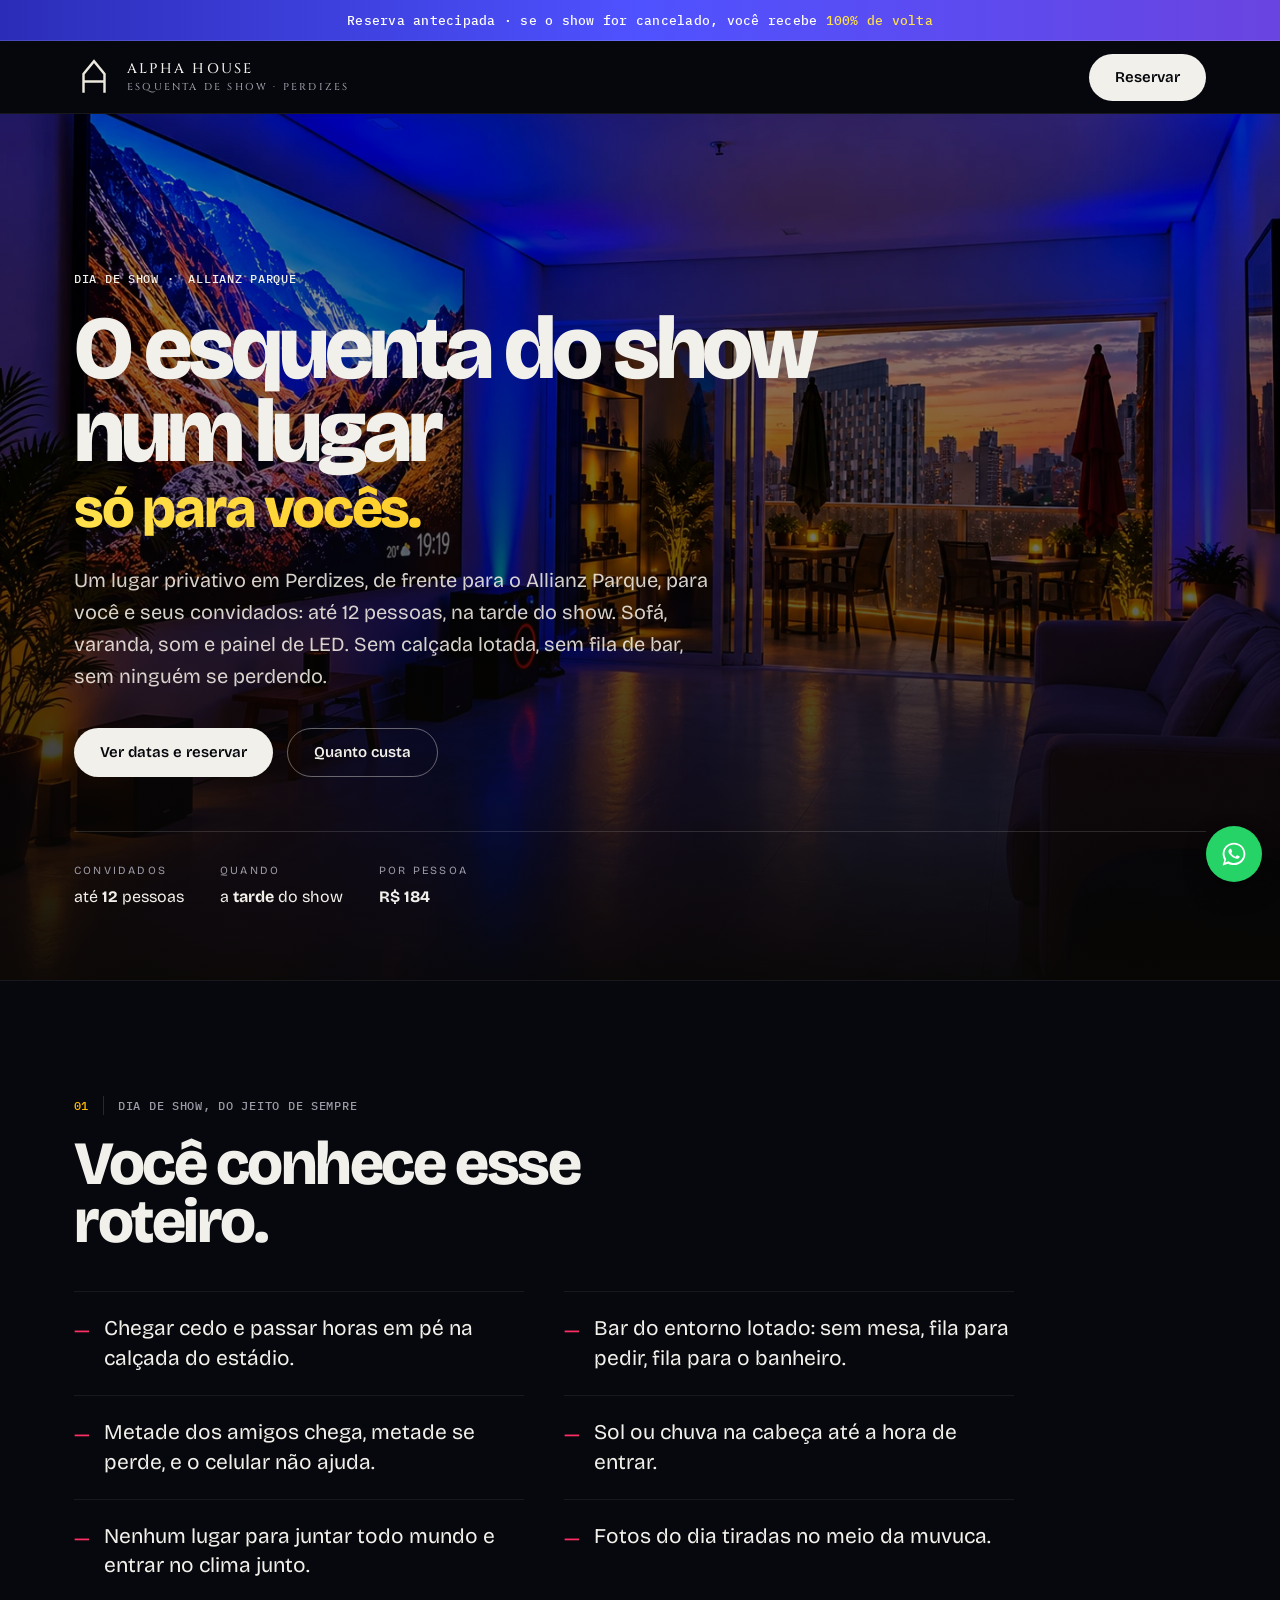
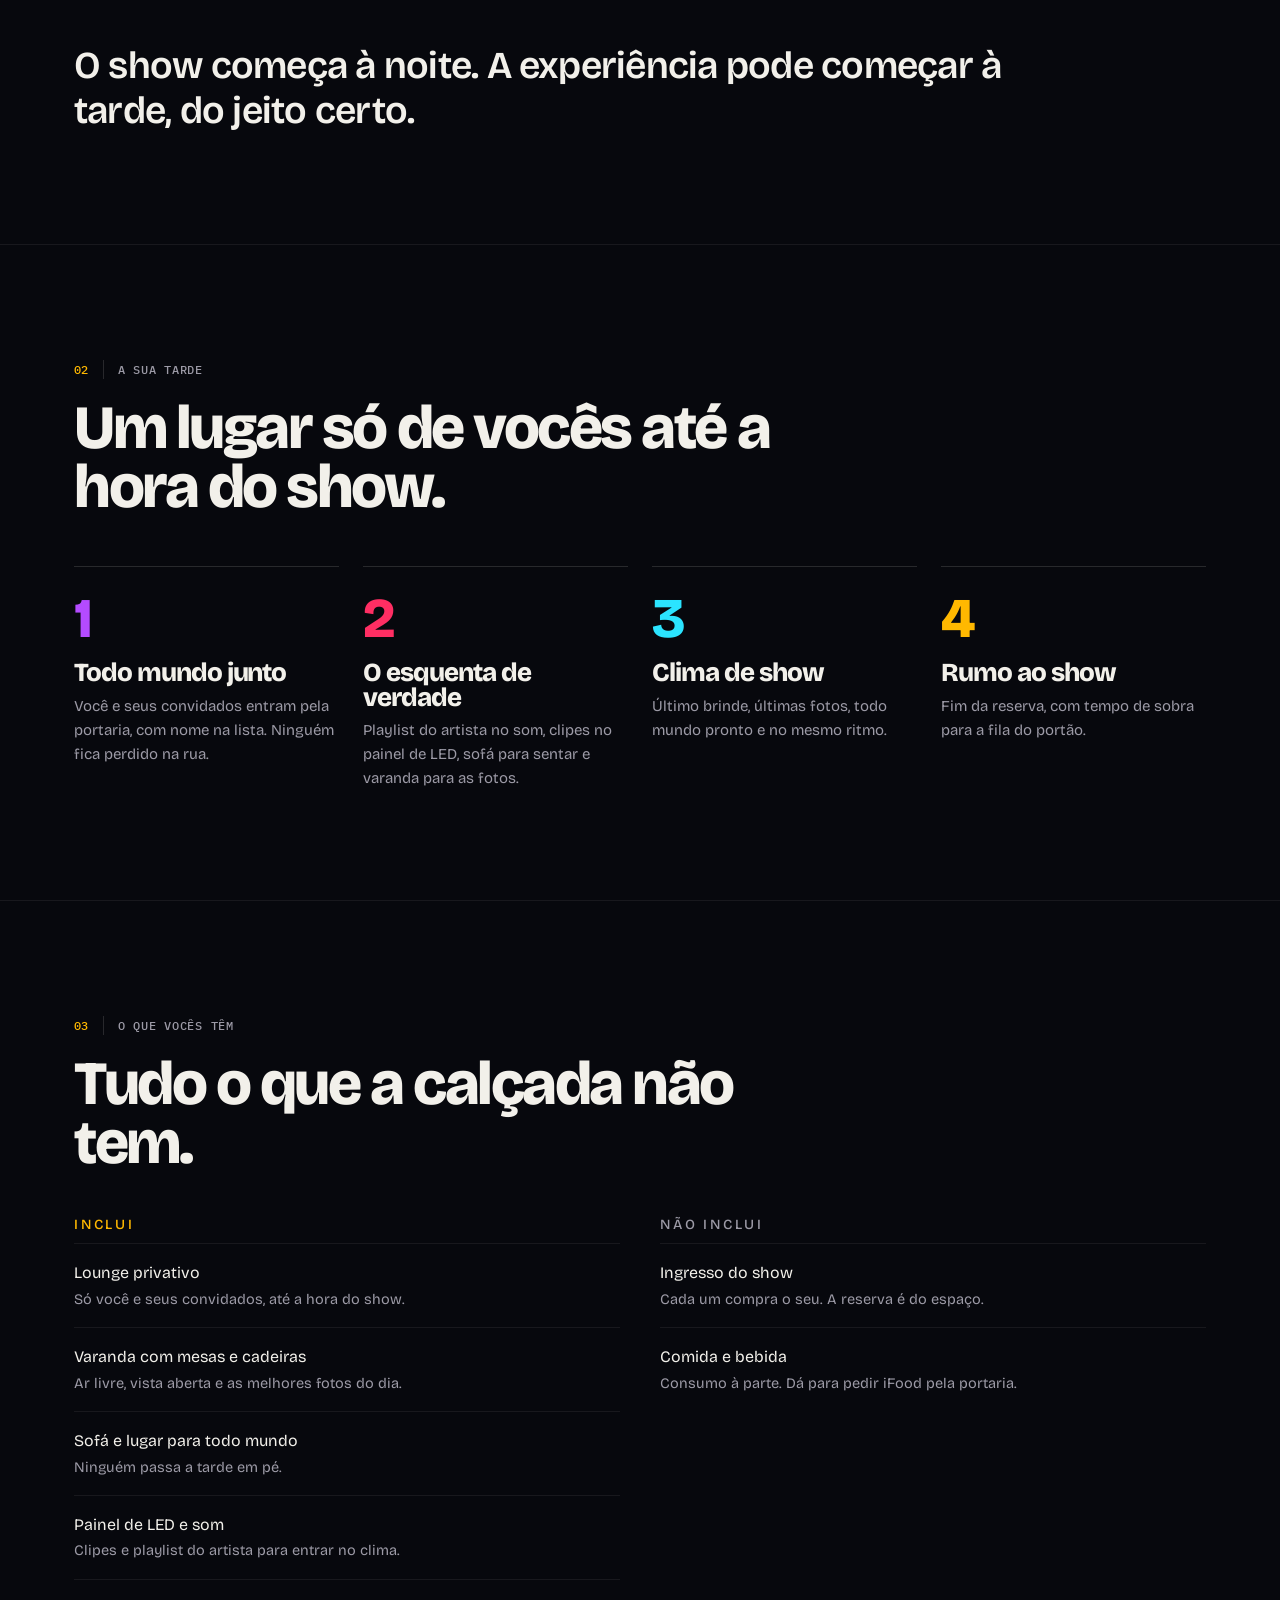
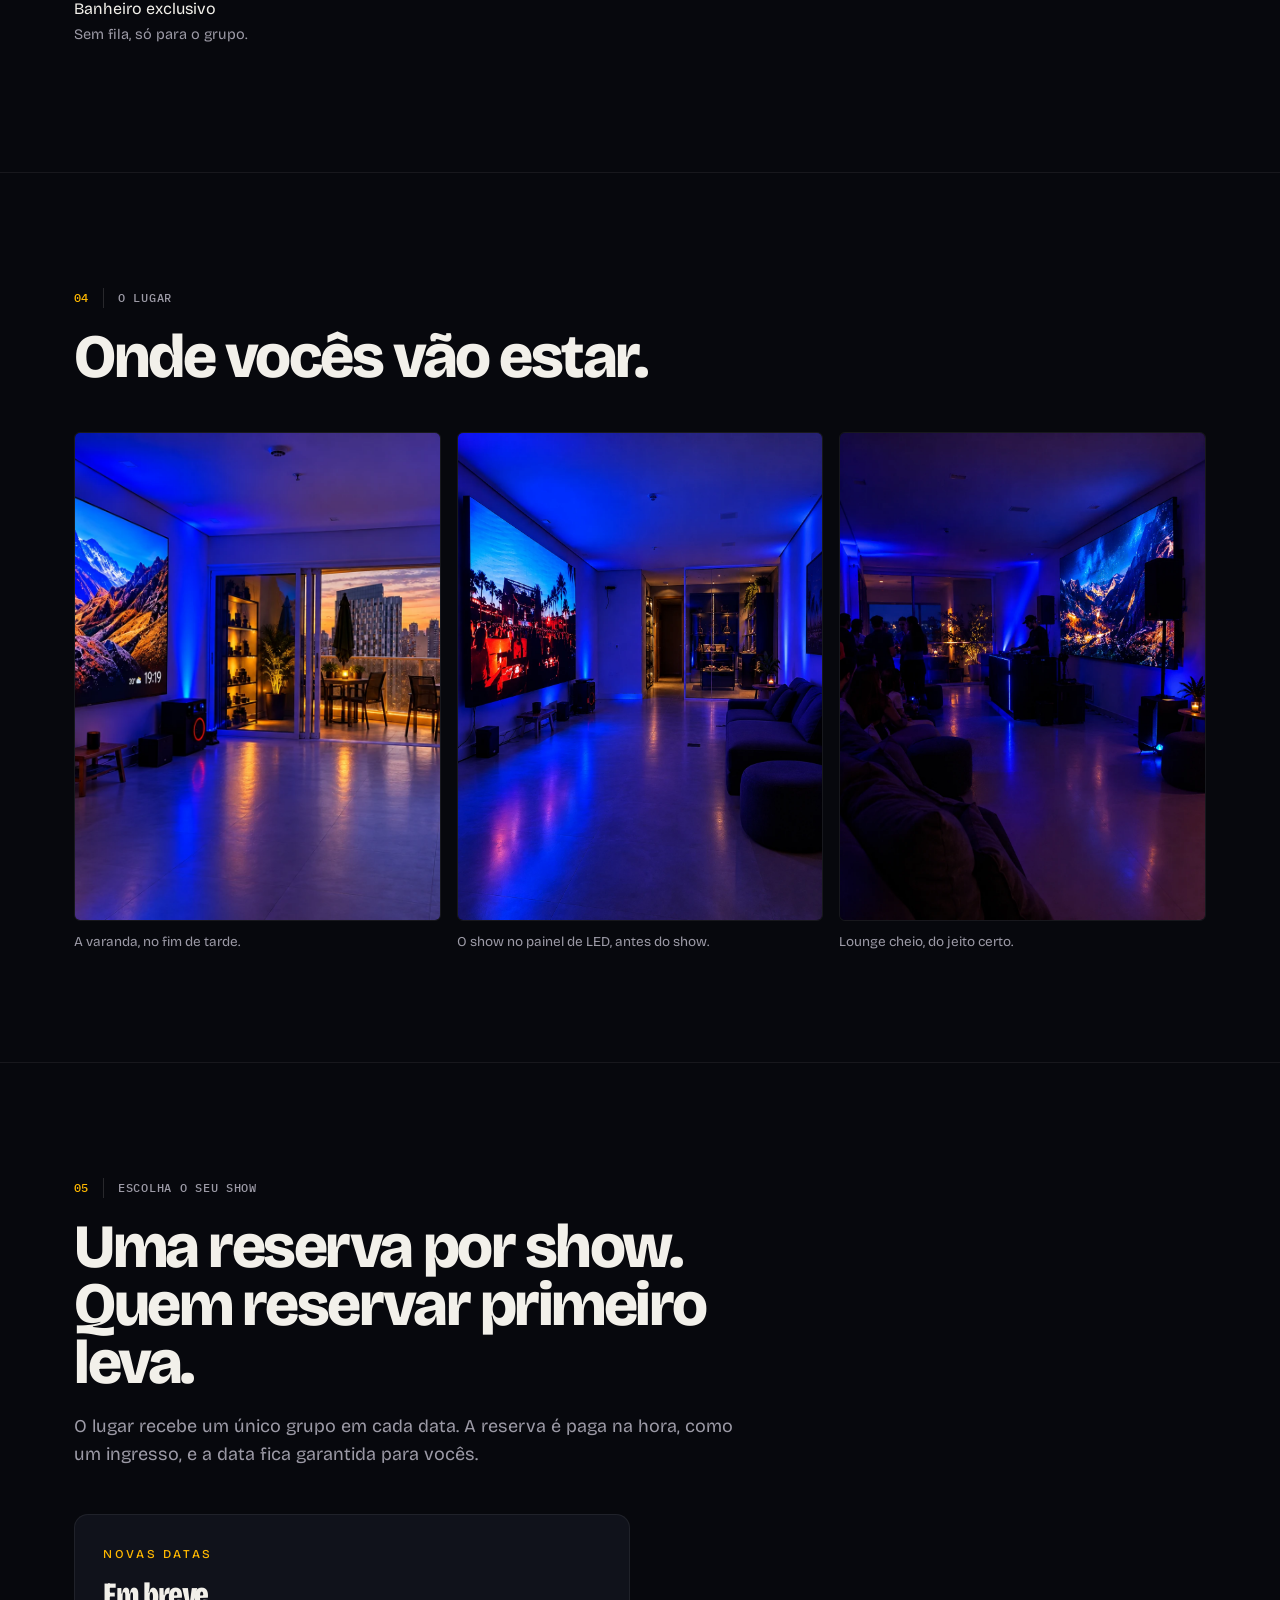
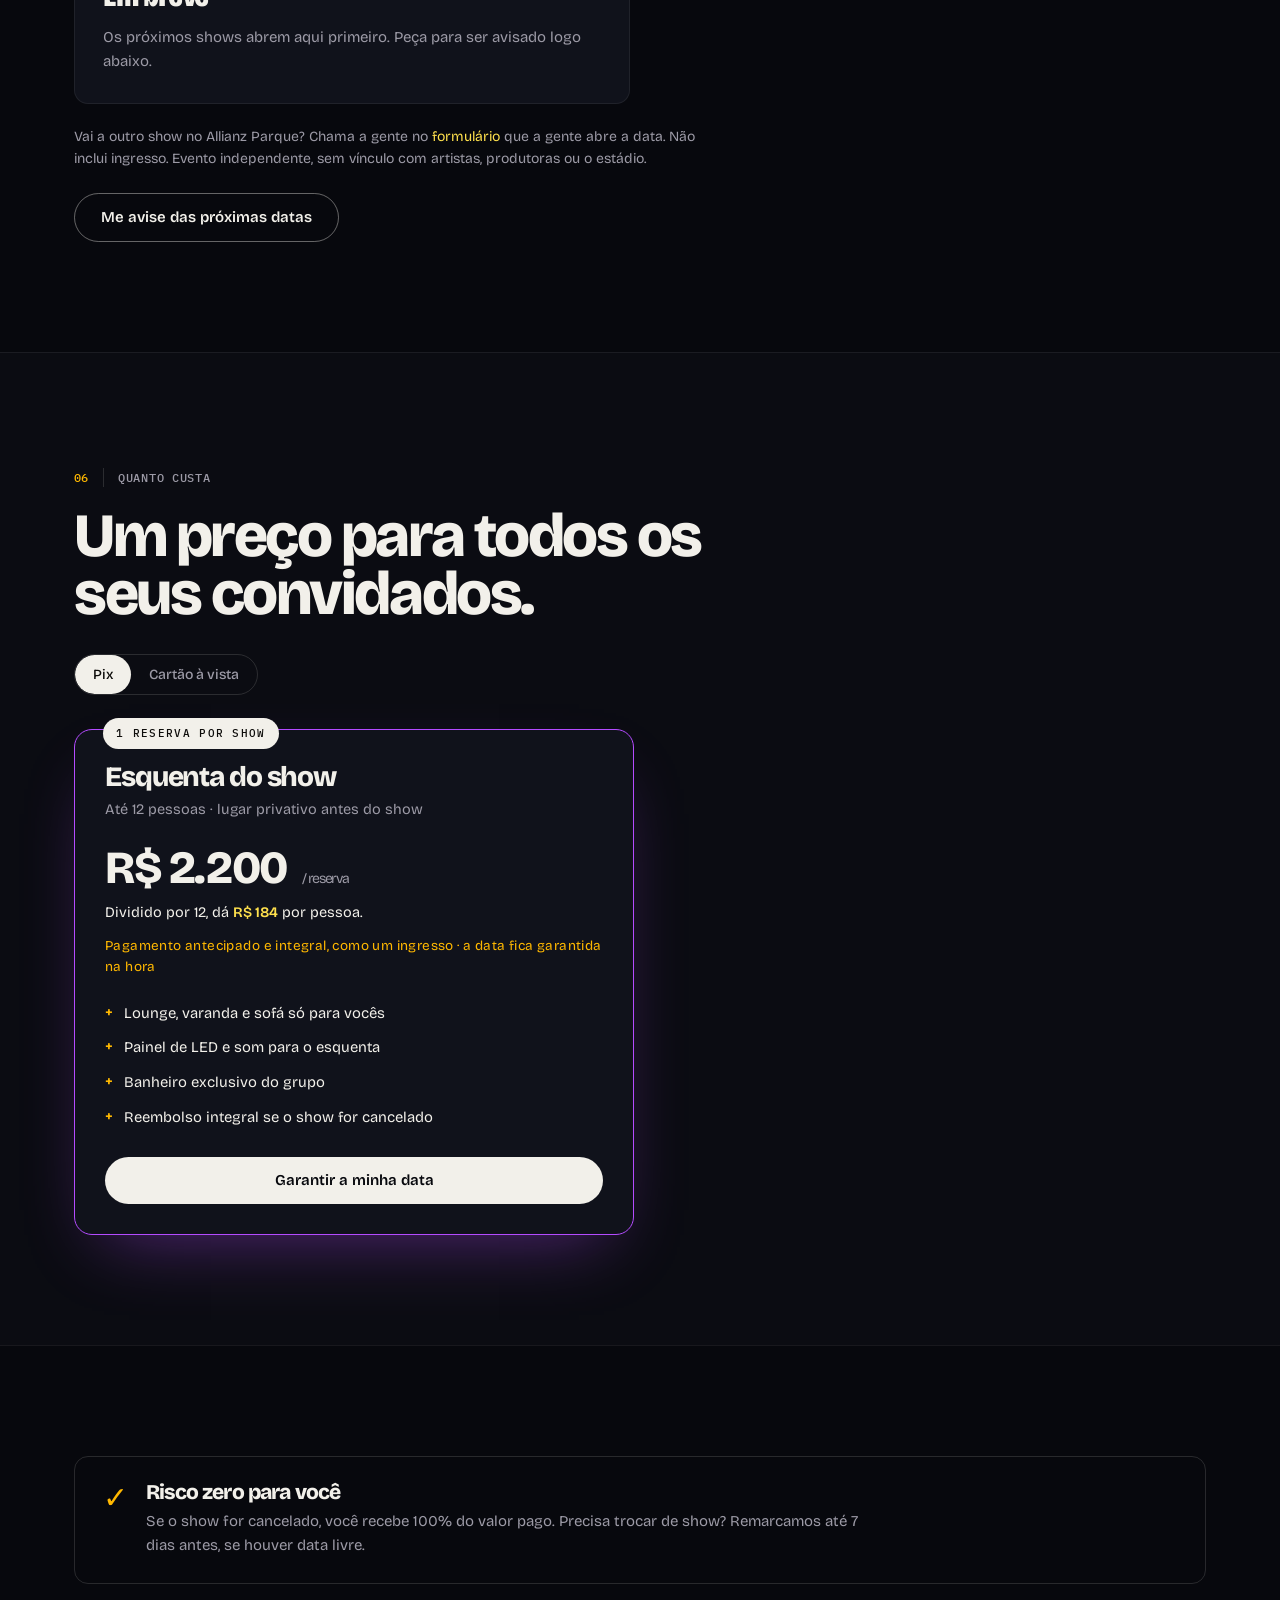
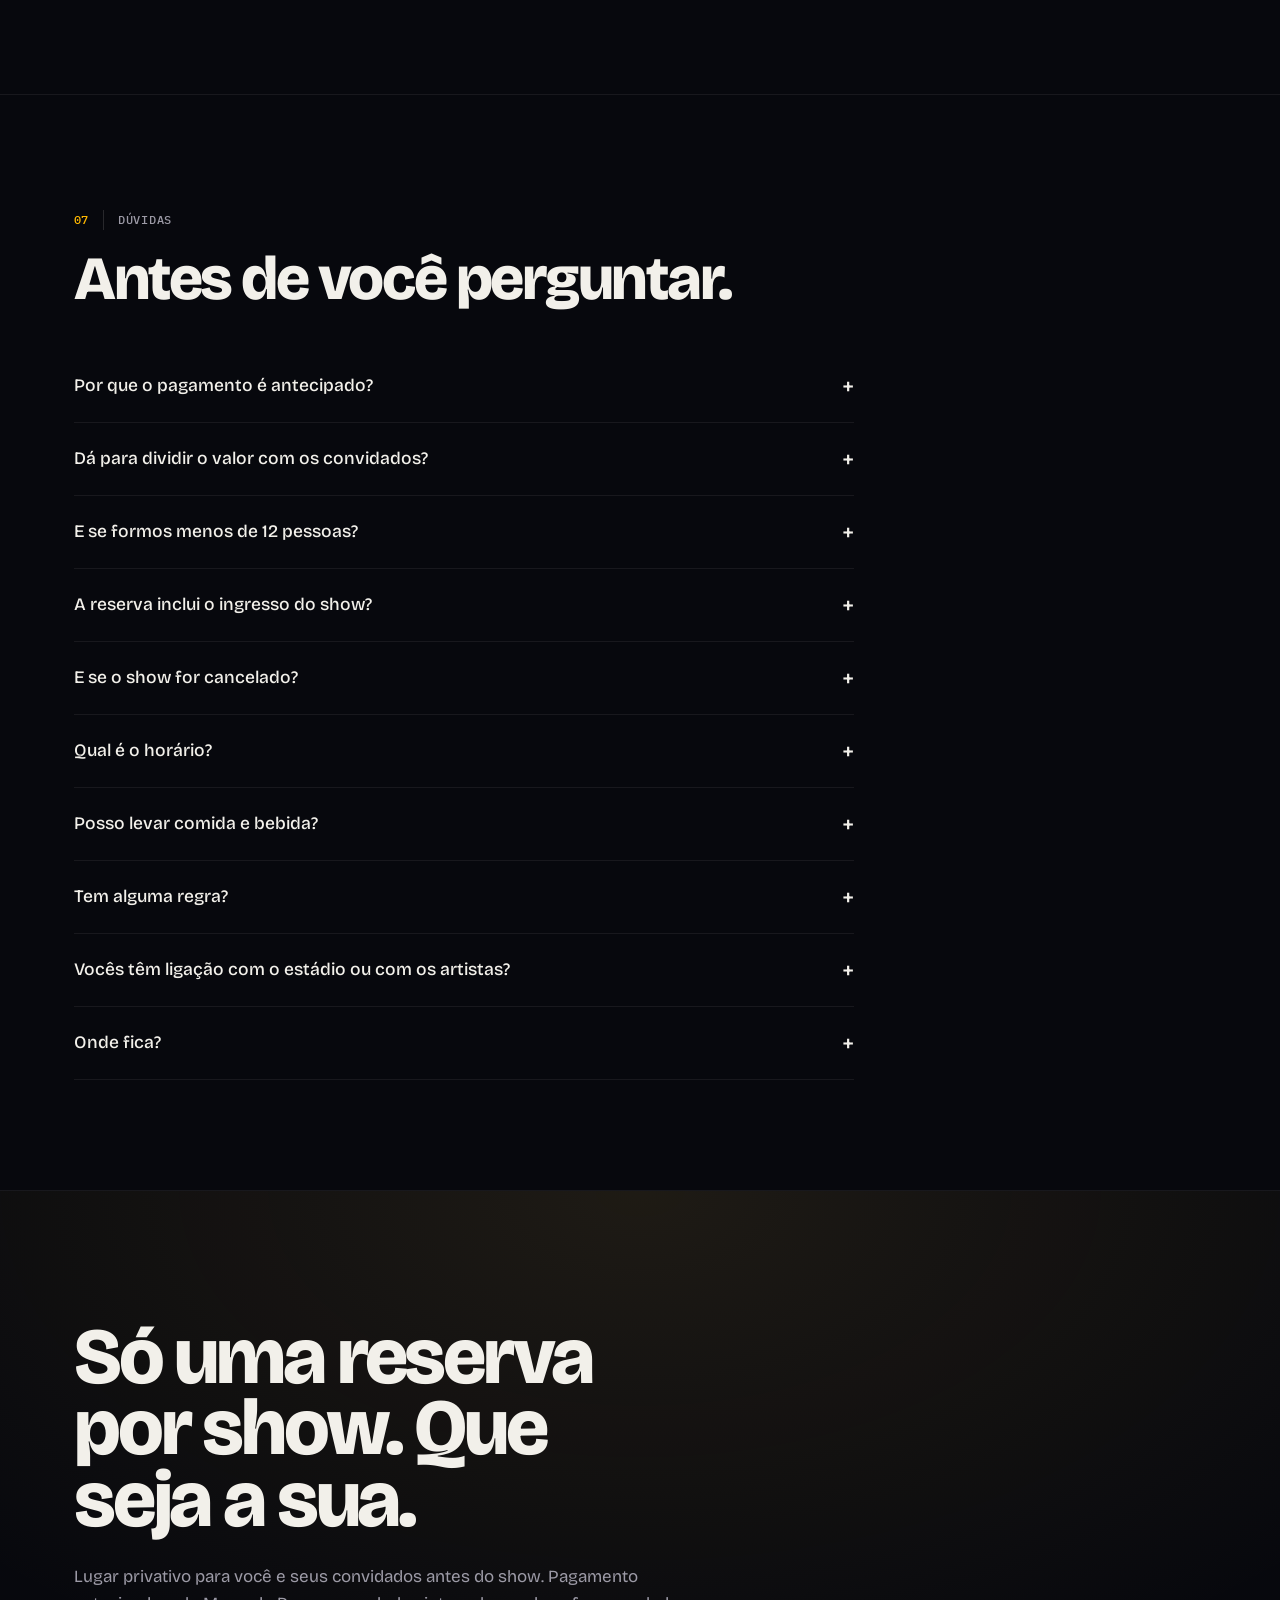
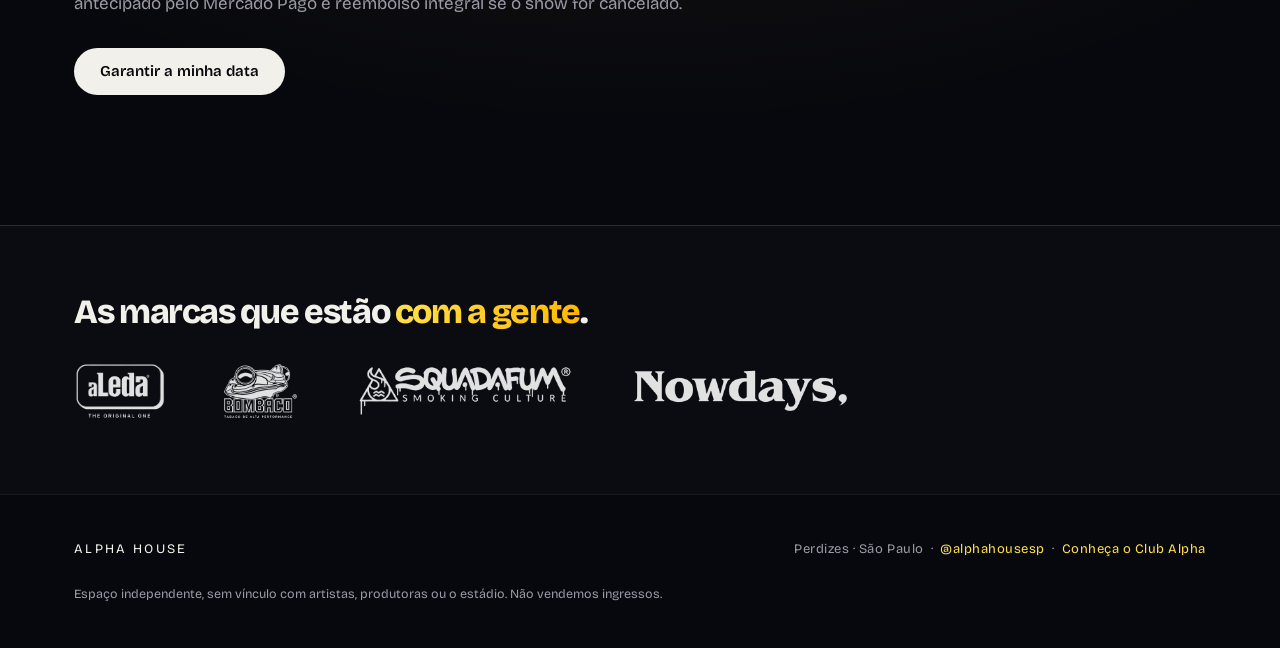
<file: esquenta/index.html>
<!DOCTYPE html>
<html lang="pt-BR">
<head>
<meta charset="UTF-8" />
<meta name="viewport" content="width=device-width, initial-scale=1.0" />
<title>Esquenta de show no Allianz Parque — Alpha House</title>
<meta name="description" content="Lounge privativo em Perdizes, de frente para o Allianz Parque (Nubank Parque), para o esquenta do show com até 12 amigos, com sofá, varanda, som e painel de LED. Reserve pelo Mercado Pago." />
<!-- Prévia do link (WhatsApp/Instagram) -->
<meta property="og:type" content="website" />
<meta property="og:url" content="https://alphahousesp.alphagalerie.com/esquenta/" />
<link rel="canonical" href="https://alphahousesp.alphagalerie.com/esquenta/" />
<meta property="og:site_name" content="Alpha House" />
<meta property="og:title" content="Esquenta do show num lugar só para vocês" />
<meta property="og:description" content="Lugar privativo em Perdizes para você e seus convidados, até 12 pessoas, na tarde do show. Uma reserva por show." />
<meta property="og:image" content="https://alphahousesp.alphagalerie.com/img/og-esquenta.jpg" />
<meta property="og:image:width" content="1200" />
<meta property="og:image:height" content="630" />
<meta name="twitter:card" content="summary_large_image" />
<meta name="theme-color" content="#0A0A0C" />
<!-- Preços, datas e horários: arquivo /config.js -->
<link rel="preconnect" href="https://fonts.googleapis.com">
<link rel="preconnect" href="https://fonts.gstatic.com" crossorigin>
<link href="https://fonts.googleapis.com/css2?family=Bricolage+Grotesque:opsz,wght@12..96,400..800&family=Cinzel:wght@500&family=IBM+Plex+Mono:wght@400;500&display=swap" rel="stylesheet">
<link rel="icon" href="../assets/logo/favicon.svg" type="image/svg+xml">
<link rel="icon" href="../assets/logo/favicon-32.png" sizes="32x32">
<link rel="apple-touch-icon" href="../assets/logo/apple-touch-icon.png">
<link rel="preload" as="image" href="../img/esquenta-varanda.webp" fetchpriority="high">
<link rel="stylesheet" href="../assets/site.css">
<link rel="stylesheet" href="../assets/ponte.css">
</head>
<body data-oferta="show">

<div class="strip">Reserva antecipada · se o show for cancelado, você recebe <b>100% de volta</b></div>

<nav class="nav">
  <div class="wrap">
    <a class="brand" href="../" aria-label="Alpha House">
      <img class="mono-logo" src="../assets/logo/alpha-house-simbolo-branco.svg" alt="" width="42" height="42">
      <span class="brand-name">Alpha House<small>Esquenta de show · Perdizes</small></span>
    </a>
    <button class="btn btn-gold nav-cta" data-reserve>Reservar</button>
  </div>
</nav>

<!-- ============ HERO ============ -->
<header class="hero" id="top">
  <div class="hero-bg" aria-hidden="true" style="background-image:url('../img/esquenta-varanda.webp');background-position:center 55%"></div>
  <div class="hero-glow" aria-hidden="true"><span></span><span></span></div>
  <div class="wrap">
    <p class="eyebrow">Dia de show · <span data-cfg="ESTADIO">Allianz Parque</span></p>
    <h1>O esquenta do show num lugar <em>só para vocês.</em></h1>
    <p class="hero-sub">Um lugar privativo em Perdizes, de frente para o <span data-cfg="ESTADIO">Allianz Parque</span>, para você e seus convidados: até 12 pessoas, na tarde do show. Sofá, varanda, som e painel de LED. Sem calçada lotada, sem fila de bar, sem ninguém se perdendo.</p>
    <div class="hero-actions">
      <a class="btn btn-gold" href="#datas">Ver datas e reservar</a>
      <a class="btn btn-ghost" href="#preco">Quanto custa</a>
    </div>
    <div class="hero-foot">
      <div class="item"><span class="k">Convidados</span><span class="v">até <b>12</b> pessoas</span></div>
      <div class="item"><span class="k">Quando</span><span class="v">a <b>tarde</b> do show</span></div>
      <div class="item"><span class="k">Por pessoa</span><span class="v"><b data-pessoa>R$ 184</b></span></div>
    </div>
  </div>
</header>

<!-- ============ DOR ============ -->
<section class="band">
  <div class="wrap">
    <div class="band-head">
      <p class="eyebrow reveal">Dia de show, do jeito de sempre</p>
      <h2 class="reveal">Você conhece esse roteiro.</h2>
    </div>
    <ul class="dores reveal">
      <li>Chegar cedo e passar horas em pé na calçada do estádio.</li>
      <li>Bar do entorno lotado: sem mesa, fila para pedir, fila para o banheiro.</li>
      <li>Metade dos amigos chega, metade se perde, e o celular não ajuda.</li>
      <li>Sol ou chuva na cabeça até a hora de entrar.</li>
      <li>Nenhum lugar para juntar todo mundo e entrar no clima junto.</li>
      <li>Fotos do dia tiradas no meio da muvuca.</li>
    </ul>
    <p class="virada reveal">O show começa à noite. A experiência pode começar à tarde, do jeito certo.</p>
  </div>
</section>

<!-- ============ EXPERIÊNCIA ============ -->
<section class="band">
  <div class="wrap">
    <div class="band-head">
      <p class="eyebrow reveal">A sua tarde</p>
      <h2 class="reveal">Um lugar só de vocês até a hora do show.</h2>
    </div>
    <div class="steps">
      <div class="step reveal"><div class="n">1</div><h3>Todo mundo junto</h3><p>Você e seus convidados entram pela portaria, com nome na lista. Ninguém fica perdido na rua.</p></div>
      <div class="step reveal"><div class="n">2</div><h3>O esquenta de verdade</h3><p>Playlist do artista no som, clipes no painel de LED, sofá para sentar e varanda para as fotos.</p></div>
      <div class="step reveal"><div class="n">3</div><h3>Clima de show</h3><p>Último brinde, últimas fotos, todo mundo pronto e no mesmo ritmo.</p></div>
      <div class="step reveal"><div class="n">4</div><h3>Rumo ao show</h3><p>Fim da reserva, com tempo de sobra para a fila do portão.</p></div>
    </div>
  </div>
</section>

<!-- ============ O QUE VOCÊS TÊM ============ -->
<section class="band">
  <div class="wrap">
    <div class="band-head">
      <p class="eyebrow reveal">O que vocês têm</p>
      <h2 class="reveal">Tudo o que a calçada não tem.</h2>
    </div>
    <div class="inc-cols">
      <div class="reveal">
        <h3>Inclui</h3>
        <ul class="inc-list">
          <li>Lounge privativo<span>Só você e seus convidados, até a hora do show.</span></li>
          <li>Varanda com mesas e cadeiras<span>Ar livre, vista aberta e as melhores fotos do dia.</span></li>
          <li>Sofá e lugar para todo mundo<span>Ninguém passa a tarde em pé.</span></li>
          <li>Painel de LED e som<span>Clipes e playlist do artista para entrar no clima.</span></li>
          <li>Banheiro exclusivo<span>Sem fila, só para o grupo.</span></li>
        </ul>
      </div>
      <div class="reveal">
        <h3 class="no">Não inclui</h3>
        <ul class="inc-list">
          <li>Ingresso do show<span>Cada um compra o seu. A reserva é do espaço.</span></li>
          <li>Comida e bebida<span>Consumo à parte. Dá para pedir iFood pela portaria.</span></li>
        </ul>
      </div>
    </div>
  </div>
</section>

<!-- ============ GALERIA ============ -->
<section class="band" id="espaco">
  <div class="wrap">
    <div class="band-head">
      <p class="eyebrow reveal">O lugar</p>
      <h2 class="reveal">Onde vocês vão estar.</h2>
    </div>
    <div class="gal">
      <figure class="reveal"><img src="../img/esquenta-varanda.webp" alt="Lounge com painel de LED, sofá e varanda com mesas no fim de tarde" loading="lazy" width="1448" height="1086"><figcaption>A varanda, no fim de tarde.</figcaption></figure>
      <figure class="reveal"><img src="../img/lounge-show.webp" alt="Painel de LED exibindo um show no lounge" loading="lazy" width="1086" height="1448"><figcaption>O show no painel de LED, antes do show.</figcaption></figure>
      <figure class="reveal"><img src="../img/evento-dj.webp" alt="Convidados reunidos no lounge com painel de LED" loading="lazy" width="1086" height="1448"><figcaption>Lounge cheio, do jeito certo.</figcaption></figure>
    </div>
  </div>
</section>

<!-- ============ DATAS ============ -->
<section class="band" id="datas">
  <div class="wrap">
    <div class="band-head">
      <p class="eyebrow reveal">Escolha o seu show</p>
      <h2 class="reveal">Uma reserva por show. Quem reservar primeiro leva.</h2>
      <p class="lead reveal">O lugar recebe um único grupo em cada data. A reserva é paga na hora, como um ingresso, e a data fica garantida para vocês.</p>
    </div>
    <div class="show-grid" id="showGrid"><!-- renderizado pelo config.js --></div>
    <p class="show-note reveal">Vai a outro show no <span data-cfg="ESTADIO">Allianz Parque</span>? Chama a gente no <a class="gold" href="#" data-reserve>formulário</a> que a gente abre a data. Não inclui ingresso. Evento independente, sem vínculo com artistas, produtoras ou o estádio.</p>
    <div class="hero-actions reveal" style="margin-top:22px"><a class="btn btn-ghost" href="#" data-wpp="Olá! Quero ser avisado quando abrirem novas datas de esquenta de show na Alpha House.">Me avise das próximas datas</a></div>
  </div>
</section>

<!-- ============ PREÇO ============ -->
<section class="band pacotes" id="preco">
  <div class="wrap">
    <div class="band-head">
      <p class="eyebrow reveal">Quanto custa</p>
      <h2 class="reveal">Um preço para todos os seus convidados.</h2>
    </div>
    <div class="pay-toggle reveal" role="group" aria-label="Forma de pagamento">
      <button type="button" class="on" data-pay="pix" aria-pressed="true">Pix</button>
      <button type="button" data-pay="cartao" aria-pressed="false">Cartão à vista</button>
    </div>
    <div class="pac-grid" style="grid-template-columns:minmax(0,560px)">
      <div class="pac feat reveal">
        <span class="flag">1 reserva por show</span>
        <h3>Esquenta do show</h3>
        <p class="use">Até 12 pessoas · lugar privativo antes do show</p>
        <div class="price"><span data-price>R$ 2.200</span> <small>/ reserva</small></div>
        <p class="pp">Dividido por 12, dá <b data-pessoa>R$ 184</b> por pessoa.</p>
        <div class="dur">Pagamento antecipado e integral, como um ingresso · a data fica garantida na hora</div>
        <ul>
          <li><span class="ck">+</span>Lounge, varanda e sofá só para vocês</li>
          <li><span class="ck">+</span>Painel de LED e som para o esquenta</li>
          <li><span class="ck">+</span>Banheiro exclusivo do grupo</li>
          <li><span class="ck">+</span>Reembolso integral se o show for cancelado</li>
        </ul>
        <button class="btn btn-gold" data-reserve>Garantir a minha data</button>
      </div>
    </div>
  </div>
</section>

<!-- ============ GARANTIA ============ -->
<section class="band">
  <div class="wrap">
    <div class="guarantee reveal" style="margin-top:0">
      <span class="g-ic" aria-hidden="true">✓</span>
      <div>
        <h3>Risco zero para você</h3>
        <p>Se o show for cancelado, você recebe 100% do valor pago. Precisa trocar de show? Remarcamos até 7 dias antes, se houver data livre.</p>
      </div>
    </div>
  </div>
</section>

<!-- ============ FAQ ============ -->
<section class="band">
  <div class="wrap">
    <div class="band-head">
      <p class="eyebrow reveal">Dúvidas</p>
      <h2 class="reveal">Antes de você perguntar.</h2>
    </div>
    <div class="faq">
      <div class="qa"><button>Por que o pagamento é antecipado?<span class="sign">+</span></button><div class="ans"><p>É como comprar o ingresso do show: você paga na reserva e a data fica garantida só para vocês. Se o show for cancelado, você recebe 100% de volta.</p></div></div>
      <div class="qa"><button>Dá para dividir o valor com os convidados?<span class="sign">+</span></button><div class="ans"><p>Dá. Você paga a reserva no Mercado Pago e divide com a galera como preferir. Com 12 pessoas, sai <span data-pessoa>R$ 184</span> por pessoa.</p></div></div>
      <div class="qa"><button>E se formos menos de 12 pessoas?<span class="sign">+</span></button><div class="ans"><p>O preço é o mesmo e o espaço continua só de vocês. Mais espaço no sofá.</p></div></div>
      <div class="qa"><button>A reserva inclui o ingresso do show?<span class="sign">+</span></button><div class="ans"><p>Não. A reserva é do lounge para o esquenta. Cada pessoa compra o próprio ingresso.</p></div></div>
      <div class="qa"><button>E se o show for cancelado?<span class="sign">+</span></button><div class="ans"><p>Você recebe 100% do valor pago de volta.</p></div></div>
      <div class="qa"><button>Qual é o horário?<span class="sign">+</span></button><div class="ans"><p>O esquenta acontece na tarde do show. O horário é combinado com você na reserva, para todo mundo chegar com calma, curtir junto e sair a tempo de pegar a fila do portão.</p></div></div>
      <div class="qa"><button>Posso levar comida e bebida?<span class="sign">+</span></button><div class="ans"><p>Comida e bebida são à parte. Dá para pedir iFood e receber pela portaria. As regras de bebida a gente confirma no WhatsApp antes do dia.</p></div></div>
      <div class="qa"><button>Tem alguma regra?<span class="sign">+</span></button><div class="ans"><p>Poucas: até 12 pessoas, horário combinado, som no volume que o condomínio permite, fumo só onde for permitido e convidados com nome na lista da portaria. O grupo responde por danos ao espaço.</p></div></div>
      <div class="qa"><button>Vocês têm ligação com o estádio ou com os artistas?<span class="sign">+</span></button><div class="ans"><p>Não. A Alpha House é um espaço independente, sem vínculo com artistas, produtoras ou o estádio.</p></div></div>
      <div class="qa"><button>Onde fica?<span class="sign">+</span></button><div class="ans"><p>Em Perdizes, São Paulo, de frente para o <span data-cfg="ESTADIO">Allianz Parque</span>. O endereço completo vai por mensagem depois do pagamento.</p></div></div>
    </div>
  </div>
</section>

<section class="final">
  <div class="wrap">
    <h2>Só uma reserva por show. Que seja a sua.</h2>
    <p class="lead">Lugar privativo para você e seus convidados antes do show. Pagamento antecipado pelo Mercado Pago e reembolso integral se o show for cancelado.</p>
    <button class="btn btn-gold" data-reserve>Garantir a minha data</button>
  </div>
</section>

<section class="marcas" id="marcas" aria-labelledby="marcas-titulo"><!-- renderizado pelo config.js --></section>

<footer>
  <div class="wrap">
    <span class="f-brand">Alpha House</span>
    <span class="f-meta">Perdizes · São Paulo &nbsp;·&nbsp; <a class="gold" data-ig="espaco" href="https://www.instagram.com/alphahousesp/" target="_blank" rel="noopener">@alphahousesp</a> &nbsp;·&nbsp; <a class="gold" href="../club/">Conheça o Club Alpha</a></span>
    <p class="f-legal">Espaço independente, sem vínculo com artistas, produtoras ou o estádio. Não vendemos ingressos.</p>
  </div>
</footer>

<!-- ============ MODAL ============ -->
<div class="modal" id="modal" aria-hidden="true" role="dialog" aria-modal="true" aria-label="Reservar esquenta">
  <div class="sheet">
    <div class="sheet-top">
      <h3>Reservar esquenta</h3>
      <button class="x" id="closeModal" aria-label="Fechar">&times;</button>
    </div>
    <div class="field"><span class="lbl">Show</span><div class="opts" id="optShows"></div></div>
    <div class="field"><span class="lbl">Pagamento</span><div class="opts row" id="optPay"></div></div>
    <div class="field"><label for="fNome">Seu nome</label><input id="fNome" type="text" placeholder="Como te chamam" autocomplete="name"></div>
    <div class="field"><label for="fWpp">Seu WhatsApp</label><input id="fWpp" type="tel" placeholder="(11) 9...." autocomplete="tel"></div>
    <div class="field"><label for="fEmail" id="fEmailLbl">Seu e-mail</label><input id="fEmail" type="email" placeholder="voce@email.com" autocomplete="email"></div>
    <div class="total-row"><span class="tl">Total</span><span class="tv" id="total">R$ 0</span></div>
    <div class="sub-row" id="subTotal"></div>
    <button class="btn btn-gold btn-block" id="pagar">Pagar no Mercado Pago</button>
    <button class="btn btn-ghost btn-block" id="send" style="margin-top:10px">Prefiro fechar pelo WhatsApp</button>
    <p class="note">Pagamento antecipado e integral pelo Mercado Pago, como um ingresso. Se o show for cancelado, ou se outra pessoa garantir a mesma data antes de você, devolvemos 100%.</p>
  </div>
</div>

<script src="../config.js"></script>
<script src="../assets/site.js"></script>
</body>
</html>
</file>
<file: assets/site.css>
:root{
  --bg:#0A0A0C;
  --bg-2:#0F0F13;
  --panel:#15151B;
  --panel-2:#1B1B22;
  --line:rgba(200,162,74,.20);
  --line-soft:rgba(237,233,223,.07);
  --gold:#C8A24A;
  --gold-bright:#E7C977;
  --gold-deep:#8A6E2E;
  --ink:#EDE9DF;
  --muted:#928E83;
  --green:#7FD1A8;
  --shadow:0 30px 80px -30px rgba(0,0,0,.85);
  --maxw:1180px;
}

*{box-sizing:border-box;}
html{scroll-behavior:smooth;}
body{
  margin:0;
  background:var(--bg);
  color:var(--ink);
  font-family:var(--texto);
  font-size:17px;
  line-height:1.6;
  -webkit-font-smoothing:antialiased;
  overflow-x:hidden;
}
h1,h2,h3{font-family:var(--display);font-weight:500;line-height:1.06;margin:0;letter-spacing:-.01em;}
p{margin:0;}
a{color:inherit;text-decoration:none;}
img{max-width:100%;display:block;}

.wrap{width:100%;max-width:var(--maxw);margin:0 auto;padding:0 24px;}
@media(max-width:560px){ .wrap{padding:0 16px;} }
.eyebrow{
  font-size:12px;letter-spacing:.24em;text-transform:uppercase;
  color:var(--gold);font-weight:500;margin-bottom:20px;
  display:inline-flex;align-items:center;gap:10px;
}
.eyebrow::before{
  content:"";width:24px;height:1px;background:var(--gold);display:inline-block;
}
.muted{color:var(--muted);}
.gold{color:var(--gold-bright);}

/* ---------- Buttons ---------- */
.btn{
  display:inline-flex;align-items:center;gap:10px;justify-content:center;
  font-family:var(--texto);font-size:15.5px;font-weight:600;
  letter-spacing:.01em;cursor:pointer;border:none;border-radius:2px;
  padding:17px 28px;transition:transform .2s ease, background .25s ease, color .25s ease, border-color .25s ease;
  line-height:1;
}
.btn-gold{
  background:linear-gradient(180deg,var(--gold-bright),var(--gold));
  color:#1a1407;box-shadow:0 12px 30px -12px rgba(200,162,74,.45);
}
.btn-gold:hover{transform:translateY(-2px);}
.btn-ghost{
  background:transparent;color:var(--ink);
  border:1px solid var(--line);
}
.btn-ghost:hover{border-color:var(--gold);color:var(--gold-bright);}
.btn-block{width:100%;}
.btn[disabled]{opacity:.45;cursor:not-allowed;transform:none;}

/* ---------- Pré-venda strip ---------- */
.strip{
  background:linear-gradient(90deg,#1c1810,#141319);
  border-bottom:1px solid var(--line);
  font-size:13.5px;color:var(--ink);text-align:center;padding:10px 16px;
}
.strip b{color:var(--gold-bright);font-weight:600;}

/* ---------- Nav ---------- */
.nav{
  position:sticky;top:0;z-index:40;
  background:rgba(10,10,12,.78);
  backdrop-filter:blur(16px);
  -webkit-backdrop-filter:blur(16px);
  border-bottom:1px solid var(--line-soft);
}
.nav .wrap{display:flex;align-items:center;justify-content:space-between;height:72px;}
.brand{display:flex;align-items:center;gap:13px;}
/* Logo: assets/logo/ (símbolo no menu, favicon e versões para redes) */
.mono{
  width:42px;height:42px;border-radius:50%;
  border:1.5px solid var(--gold);
  display:flex;align-items:center;justify-content:center;
  font-family:var(--display);font-style:italic;font-size:20px;
  color:var(--gold-bright);background:radial-gradient(circle at 30% 25%,#22210e,#0a0a08);
  flex-shrink:0;letter-spacing:-.04em;
}
.mono .dot{width:5px;height:5px;border-radius:50%;background:var(--gold-bright);
  position:relative;top:-10px;left:1px;}
.brand-name{font-size:14px;letter-spacing:.18em;text-transform:uppercase;color:var(--ink);line-height:1.2;}
.brand-name small{display:block;font-size:10px;letter-spacing:.22em;color:var(--muted);margin-top:4px;font-weight:500;}
.nav-cta{padding:12px 22px;font-size:14px;}
@media(max-width:560px){
  .brand-name{font-size:12px;}
  .brand-name small{font-size:9px;}
  .nav-cta{padding:10px 16px;font-size:13px;}
}

/* ---------- Hero ---------- */
.hero{
  position:relative;overflow:hidden;padding:110px 0 100px;
  min-height:680px;display:flex;align-items:center;
}
/* Foto do hero: definida no style da .hero-bg de cada página */
.hero-bg{
  position:absolute;inset:0;z-index:0;
  background-size:cover;
  background-position:center 42%;
  filter:saturate(1.05) contrast(1.05);
}
.hero-bg::after{
  content:"";position:absolute;inset:0;
  background:
    linear-gradient(90deg, rgba(10,10,12,.95) 0%, rgba(10,10,12,.72) 40%, rgba(10,10,12,.18) 72%, rgba(10,10,12,.25) 100%),
    linear-gradient(180deg, rgba(10,10,12,.4) 0%, transparent 30%, rgba(10,10,12,.88) 100%);
}
.hero-glow{position:absolute;inset:0;z-index:1;overflow:hidden;pointer-events:none;}
.hero-glow span{
  position:absolute;border-radius:50%;filter:blur(90px);opacity:.35;
  animation:drift 18s ease-in-out infinite;
}
.hero-glow span:nth-child(1){width:340px;height:340px;background:#C8A24A;top:-40px;right:8%;opacity:.28;}
.hero-glow span:nth-child(2){width:260px;height:260px;background:#E7C977;bottom:-30px;left:-40px;animation-delay:-6s;opacity:.18;}
@keyframes drift{0%,100%{transform:translate(0,0) scale(1);}50%{transform:translate(-28px,24px) scale(1.08);}}

.hero .wrap{position:relative;z-index:2;}
.hero h1{font-size:clamp(40px,7vw,80px);max-width:14ch;}
.hero h1 em{font-style:italic;color:var(--gold-bright);}
.hero-sub{font-size:clamp(16.5px,2.2vw,19.5px);color:var(--ink);max-width:52ch;margin:28px 0 0;}
.hero-actions{display:flex;flex-wrap:wrap;gap:14px;margin-top:36px;}
.hero-foot{
  display:flex;flex-wrap:wrap;gap:36px;margin-top:54px;
  padding-top:30px;border-top:1px solid var(--line-soft);
}
.hero-foot .item{display:flex;flex-direction:column;gap:4px;}
.hero-foot .k{font-size:11px;letter-spacing:.2em;text-transform:uppercase;color:var(--muted);}
.hero-foot .v{font-family:var(--display);font-size:18px;color:var(--ink);font-style:italic;}
.hero-foot .v b{color:var(--gold-bright);font-style:normal;font-weight:500;}

/* ---------- Section base ---------- */
section{position:relative;}
.band{padding:96px 0;border-top:1px solid var(--line-soft);}
.band-head{max-width:64ch;}
.band-head h2{font-size:clamp(30px,4.6vw,48px);}
.band-head .lead{color:var(--muted);margin-top:20px;font-size:17.5px;max-width:56ch;}
@media(max-width:560px){ .band{padding:72px 0;} }

/* ---------- Shows ---------- */
.show-grid{display:grid;grid-template-columns:repeat(2,1fr);gap:20px;margin-top:46px;}
.show{
  background:var(--panel);border:1px solid var(--line-soft);border-radius:6px;
  padding:30px 28px;display:flex;flex-direction:column;gap:14px;
  transition:border-color .25s ease, transform .25s ease;
}
.show:hover{border-color:var(--line);transform:translateY(-4px);}
.show .date{font-size:12px;letter-spacing:.22em;text-transform:uppercase;color:var(--gold);font-weight:500;}
.show h3{font-size:34px;}
.show .meta{color:var(--muted);font-size:15px;}
.show .status{display:inline-flex;align-items:center;gap:8px;font-size:13px;color:var(--green);}
.show .status::before{content:"";width:7px;height:7px;border-radius:50%;background:currentColor;}
.show.out .status{color:var(--muted);}
.show .btn{align-self:flex-start;margin-top:6px;}
.show-note{color:var(--muted);font-size:14px;margin-top:22px;max-width:70ch;}
@media(max-width:760px){ .show-grid{grid-template-columns:1fr;} }

/* ---------- Ofertas ---------- */
.pacotes{background:var(--bg-2);}
.pay-toggle{
  display:inline-flex;margin-top:30px;border:1px solid var(--line);border-radius:3px;overflow:hidden;
}
.pay-toggle button{
  background:none;border:none;color:var(--muted);cursor:pointer;
  font-family:var(--texto);font-size:14px;font-weight:500;padding:11px 18px;
}
.pay-toggle button.on{background:rgba(200,162,74,.14);color:var(--gold-bright);}
.pac-grid{display:grid;grid-template-columns:repeat(3,1fr);gap:20px;margin-top:34px;align-items:stretch;}
.pac{
  display:flex;flex-direction:column;
  background:var(--panel);border:1px solid var(--line-soft);border-radius:6px;
  padding:34px 30px 30px;position:relative;transition:border-color .25s ease, transform .25s ease;
}
.pac:hover{transform:translateY(-4px);border-color:var(--line);}
.pac.feat{border-color:var(--gold);background:linear-gradient(180deg,#1c1810,#141319);box-shadow:var(--shadow);}
.pac .flag{
  position:absolute;top:-12px;left:28px;background:linear-gradient(180deg,var(--gold-bright),var(--gold));
  color:#1a1407;font-size:11px;font-weight:600;letter-spacing:.16em;text-transform:uppercase;
  padding:7px 13px;border-radius:2px;
}
.pac h3{font-size:28px;}
.pac .use{color:var(--muted);font-size:14.5px;margin-top:8px;}
.pac .price{font-family:var(--display);font-size:46px;color:var(--gold-bright);line-height:1;margin-top:24px;}
.pac .price small{font-family:var(--texto);font-size:14px;color:var(--muted);font-weight:400;margin-left:6px;}
.pac .dur{font-size:13.5px;color:var(--gold);letter-spacing:.03em;margin:10px 0 24px;}
.pac ul{list-style:none;padding:0;margin:0 0 28px;display:flex;flex-direction:column;gap:11px;}
.pac li{display:flex;gap:11px;align-items:flex-start;font-size:14.8px;color:var(--ink);}
.pac li .ck{color:var(--gold);flex-shrink:0;font-weight:700;font-family:var(--display);line-height:1.4;}
.pac .btn{margin-top:auto;}
@media(max-width:960px){ .pac-grid{grid-template-columns:1fr;} }

.turbo{
  margin-top:32px;background:var(--panel-2);border:1px dashed var(--line);
  border-radius:6px;padding:28px 30px;display:flex;flex-wrap:wrap;gap:20px;
  align-items:center;justify-content:space-between;
}
.turbo .t-txt{max-width:62ch;}
.turbo h3{font-size:21px;margin-bottom:6px;}
.turbo p{color:var(--muted);font-size:15px;}

/* ---------- Incluso ---------- */
.inc-cols{display:grid;grid-template-columns:1fr 1fr;gap:40px;margin-top:46px;}
.inc-cols h3{font-size:14px;letter-spacing:.2em;text-transform:uppercase;font-family:var(--texto);font-weight:500;color:var(--gold);margin-bottom:12px;}
.inc-cols h3.no{color:var(--muted);}
.inc-list{list-style:none;padding:0;margin:0;}
.inc-list li{padding:16px 0;border-top:1px solid var(--line-soft);font-size:16px;}
.inc-list li span{display:block;color:var(--muted);font-size:14.5px;margin-top:2px;}
@media(max-width:760px){ .inc-cols{grid-template-columns:1fr;gap:28px;} }

/* ---------- Prédio ---------- */
.rooftop .rt-grid{display:grid;grid-template-columns:1fr 1fr;gap:60px;align-items:center;}
.rooftop h2{font-size:clamp(30px,4.6vw,48px);max-width:15ch;}
.rooftop p{color:var(--muted);margin-top:24px;font-size:17px;max-width:46ch;}
.rooftop p + p{margin-top:14px;}
/* Foto: definida no style do .photo de cada página */
.photo{
  aspect-ratio:4/5;border-radius:6px;border:1px solid var(--line);
  background-size:cover;
  background-position:center;
  position:relative;overflow:hidden;
  box-shadow:var(--shadow);
}
.photo::after{
  content:"";position:absolute;inset:0;
  background:linear-gradient(180deg, transparent 50%, rgba(10,10,12,.45) 100%);
  pointer-events:none;
}
@media(max-width:760px){ .rooftop .rt-grid{grid-template-columns:1fr;gap:32px;} .photo{aspect-ratio:4/3;} }

/* ---------- Galeria ---------- */
.gal{display:grid;grid-template-columns:repeat(3,1fr);gap:16px;margin-top:46px;}
.gal figure{margin:0;}
.gal img{width:100%;height:auto;aspect-ratio:3/4;object-fit:cover;border-radius:6px;border:1px solid var(--line-soft);}
.gal figcaption{font-size:13.5px;color:var(--muted);margin-top:10px;}
@media(max-width:760px){ .gal{grid-template-columns:1fr;} .gal img{aspect-ratio:4/3;} }

/* ---------- Como funciona ---------- */
.steps{display:grid;grid-template-columns:repeat(4,1fr);gap:24px;margin-top:50px;}
.step{border-top:1px solid var(--line);padding-top:24px;}
.step .n{font-family:var(--display);font-size:34px;color:var(--gold);font-style:italic;line-height:1;}
.step h3{font-size:21px;margin:14px 0 8px;}
.step p{color:var(--muted);font-size:15px;}
@media(max-width:960px){ .steps{grid-template-columns:1fr 1fr;} }
@media(max-width:560px){ .steps{grid-template-columns:1fr;gap:6px;} .step{padding:22px 0;} }

.guarantee{
  margin-top:44px;border:1px solid var(--line);border-radius:6px;padding:26px 28px;
  background:rgba(200,162,74,.05);display:flex;gap:18px;align-items:flex-start;
}
.guarantee .g-ic{font-family:var(--display);font-size:30px;color:var(--gold-bright);line-height:1;}
.guarantee h3{font-size:21px;margin-bottom:6px;}
.guarantee p{color:var(--muted);font-size:15px;max-width:72ch;}

/* ---------- Regras ---------- */
.rules{display:grid;grid-template-columns:repeat(3,1fr);gap:0 32px;margin-top:40px;}
.rules li{list-style:none;padding:16px 0;border-top:1px solid var(--line-soft);color:var(--muted);font-size:15px;}
.rules{padding:0;}
@media(max-width:760px){ .rules{grid-template-columns:1fr;} }

/* ---------- FAQ ---------- */
.faq{max-width:780px;margin-top:42px;}
.qa{border-bottom:1px solid var(--line-soft);}
.qa button{
  width:100%;background:none;border:none;color:var(--ink);cursor:pointer;
  font-family:var(--texto);font-size:17.5px;font-weight:500;text-align:left;
  padding:24px 0;display:flex;justify-content:space-between;align-items:center;gap:18px;
}
.qa .sign{color:var(--gold);font-size:24px;line-height:1;transition:transform .25s ease;flex-shrink:0;}
.qa.open .sign{transform:rotate(45deg);}
.qa .ans{max-height:0;overflow:hidden;transition:max-height .3s ease;}
.qa .ans p{color:var(--muted);font-size:15.5px;padding-bottom:24px;max-width:60ch;}

/* ---------- CTA final ---------- */
.final{text-align:center;padding:120px 0;border-top:1px solid var(--line-soft);
  background:radial-gradient(120% 140% at 50% 0%, rgba(200,162,74,.12), transparent 60%);
  position:relative;overflow:hidden;}
.final::before{
  content:"";position:absolute;inset:0;
  background-image:radial-gradient(circle, rgba(231,201,119,.18) 1px, transparent 1.5px);
  background-size:24px 24px;
  -webkit-mask-image:radial-gradient(60% 70% at 50% 50%, #000 0%, transparent 75%);
  mask-image:radial-gradient(60% 70% at 50% 50%, #000 0%, transparent 75%);
  opacity:.6;
}
.final .wrap{position:relative;z-index:2;}
.final h2{font-size:clamp(32px,5.4vw,58px);max-width:17ch;margin:0 auto;}
.final .lead{color:var(--muted);margin:24px auto 36px;max-width:48ch;font-size:17px;}

/* ---------- Footer ---------- */
footer{border-top:1px solid var(--line-soft);padding:44px 0;}
footer .wrap{display:flex;flex-wrap:wrap;gap:14px;justify-content:space-between;align-items:center;}
footer .f-brand{font-size:13px;letter-spacing:.18em;text-transform:uppercase;color:var(--ink);}
footer .f-meta{font-size:13px;color:var(--muted);letter-spacing:.04em;}
footer .f-legal{flex-basis:100%;font-size:12.5px;color:var(--muted);margin-top:10px;max-width:90ch;}

/* ---------- Reveal ---------- */
.reveal{opacity:0;transform:translateY(24px);transition:opacity .8s ease, transform .8s ease;}
.reveal.in{opacity:1;transform:none;}

/* ---------- Modal ---------- */
.modal{
  position:fixed;inset:0;z-index:90;display:none;
  background:rgba(5,5,6,.82);backdrop-filter:blur(6px);-webkit-backdrop-filter:blur(6px);
  overflow-y:auto;padding:28px 16px;
}
.modal.show{display:block;}
.sheet{
  width:100%;max-width:480px;margin:24px auto;
  background:var(--panel);border:1px solid var(--line);border-radius:8px;
  box-shadow:var(--shadow);padding:32px 28px 30px;
}
@media(max-width:420px){ .sheet{padding:26px 18px 24px;} }
.sheet-top{display:flex;justify-content:space-between;align-items:flex-start;gap:16px;margin-bottom:22px;}
.sheet-top h3{font-size:26px;}
.sheet-top .x{background:none;border:none;color:var(--muted);font-size:28px;cursor:pointer;line-height:1;padding:0;}
.field{margin-bottom:16px;}
.field > label,.field .lbl{display:block;font-size:12.5px;letter-spacing:.08em;color:var(--muted);margin-bottom:8px;text-transform:uppercase;}
.field input[type=text],.field input[type=tel],.field input[type=email]{
  width:100%;background:var(--bg);border:1px solid var(--line-soft);border-radius:3px;
  color:var(--ink);font-family:var(--texto);font-size:16px;padding:14px 14px;
}
.field input:focus{outline:none;border-color:var(--gold);}
.opts{display:flex;flex-direction:column;gap:10px;}
.opts.row{flex-direction:row;flex-wrap:wrap;}
.opts.row .opt{flex:1 1 140px;}
.opt{
  position:relative;
  display:flex;justify-content:space-between;align-items:center;gap:12px;cursor:pointer;
  border:1px solid var(--line-soft);border-radius:4px;padding:14px 15px;transition:border-color .2s ease, background .2s ease;
}
.opt:hover{border-color:var(--line);}
.opt.sel{border-color:var(--gold);background:rgba(200,162,74,.07);}
.opt.off{opacity:.4;cursor:not-allowed;}
.opt .o-name{font-size:15px;font-weight:500;}
.opt .o-name span{display:block;font-size:12.5px;color:var(--muted);font-weight:400;margin-top:3px;}
.opt .o-price{font-family:var(--display);font-size:20px;color:var(--gold-bright);white-space:nowrap;}
.opt input{position:absolute;opacity:0;width:0;height:0;}
.total-row{display:flex;justify-content:space-between;align-items:baseline;gap:12px;
  margin:6px 0 4px;padding-top:20px;border-top:1px solid var(--line-soft);}
.total-row .tl{font-size:12.5px;letter-spacing:.1em;text-transform:uppercase;color:var(--muted);}
.total-row .tv{font-family:var(--display);font-size:32px;color:var(--gold-bright);}
.sub-row{font-size:13.5px;color:var(--muted);text-align:right;margin-bottom:22px;min-height:1.2em;}
.sheet .note{font-size:12.5px;color:var(--muted);margin-top:14px;text-align:center;}
.hide{display:none!important;}
.paid{background:#13251d;border-bottom:1px solid rgba(127,209,168,.35);padding:16px 0;}
.paid .wrap{display:flex;flex-wrap:wrap;gap:14px;align-items:center;justify-content:space-between;font-size:15px;}
.paid b{color:var(--green);font-weight:600;}
.paid .btn{padding:12px 20px;font-size:14px;}

:focus-visible{outline:2px solid var(--gold-bright);outline-offset:3px;}

@media (prefers-reduced-motion: reduce){
  *{animation:none!important;scroll-behavior:auto!important;}
  .reveal{opacity:1;transform:none;}
}

/* ---------- Hub (página inicial) ---------- */
.oferta{margin-top:64px;}
.oferta-foto{display:block;aspect-ratio:16/9;border-radius:6px;overflow:hidden;border:1px solid var(--line);box-shadow:var(--shadow);}
.oferta-foto img{width:100%;height:100%;object-fit:cover;transition:transform 1.2s ease;}
.oferta-foto:hover img{transform:scale(1.03);}
.oferta-info{display:grid;grid-template-columns:1fr 1.2fr;gap:24px 56px;margin-top:30px;align-items:start;}
.oferta-info .tag{font-size:11.5px;letter-spacing:.2em;text-transform:uppercase;color:var(--gold);font-weight:500;}
.oferta-info h2{font-size:clamp(34px,4.6vw,52px);margin-top:12px;}
.oferta-info p{color:var(--muted);font-size:16.5px;max-width:52ch;}
.fatos{list-style:none;padding:0;margin:22px 0 26px;display:flex;flex-wrap:wrap;gap:10px 28px;}
.fatos li{font-size:14.5px;color:var(--muted);}
.fatos b{color:var(--gold-bright);font-weight:500;font-family:var(--display);font-size:19px;margin-right:4px;}
@media(max-width:760px){ .oferta{margin-top:48px;} .oferta-foto{aspect-ratio:4/3;} .oferta-info{grid-template-columns:1fr;gap:14px;margin-top:22px;} }

/* ---------- Benefícios (club) ---------- */
.perks{display:grid;grid-template-columns:repeat(3,1fr);gap:18px;margin-top:46px;}
.perk{background:var(--panel);border:1px solid var(--line-soft);border-radius:4px;padding:28px 26px;}
.perk .tag{font-size:11.5px;letter-spacing:.2em;text-transform:uppercase;color:var(--gold);font-weight:500;}
.perk h3{font-size:23px;margin:12px 0 10px;}
.perk p{color:var(--muted);font-size:15px;}
@media(max-width:860px){ .perks{grid-template-columns:1fr;} }
.price-hero{font-family:var(--display);font-size:clamp(44px,6vw,64px);color:var(--gold-bright);line-height:1;margin-top:22px;}
.price-hero small{font-family:var(--texto);font-size:15px;color:var(--muted);margin-left:8px;}
.back{font-size:13px;color:var(--muted);letter-spacing:.06em;}
.back:hover{color:var(--gold-bright);}

/* ---------- Dor ---------- */
.dores{list-style:none;padding:0;margin:40px 0 0;display:grid;grid-template-columns:1fr 1fr;gap:0 40px;max-width:940px;}
.dores li{display:flex;gap:14px;align-items:flex-start;padding:18px 0;border-top:1px solid var(--line-soft);font-size:16.5px;color:var(--ink);}
.dores li::before{content:"✕";color:#C9786F;font-weight:600;flex-shrink:0;line-height:1.6;}
.virada{font-family:var(--display);font-style:italic;font-size:clamp(21px,2.6vw,27px);line-height:1.4;color:var(--gold-bright);
  border-left:2px solid var(--gold);padding-left:22px;margin-top:40px;max-width:40ch;}
@media(max-width:760px){ .dores{grid-template-columns:1fr;} }
.pp{font-size:14.5px;color:var(--ink);margin-top:10px;}
.pp b{color:var(--gold-bright);font-weight:600;}

/* ---------- Patrocínio ---------- */
.marcas{border-top:1px solid var(--line-soft);background:var(--bg-2);padding:56px 0 60px;text-align:center;}
.marcas .eyebrow{justify-content:center;}
.marcas h2{font-size:clamp(24px,3vw,34px);}
.marcas h2 em{color:var(--gold-bright);}
.marcas-row{display:flex;flex-wrap:wrap;align-items:center;justify-content:center;gap:28px 56px;margin-top:34px;}
.marca{position:relative;display:flex;align-items:center;}
.marca img{height:58px;width:auto;max-width:220px;object-fit:contain;opacity:.88;transition:opacity .25s;}
.marca img:hover{opacity:1;}
@media(max-width:640px){ .marcas-row{gap:22px 34px;} .marca img{height:44px;max-width:145px;} }

/* ---------- WhatsApp flutuante ---------- */
.wa-float{position:fixed;right:18px;bottom:18px;z-index:80;width:56px;height:56px;border-radius:50%;
  display:flex;align-items:center;justify-content:center;background:#25D366;color:#fff;
  box-shadow:0 10px 28px -8px rgba(0,0,0,.6);transition:transform .2s ease;}
.wa-float:hover{transform:scale(1.06);}
@media(max-width:560px){ .wa-float{right:14px;bottom:14px;width:52px;height:52px;} }

/* ---------- Faixa de eventos (página inicial) ---------- */
.eventos{margin-top:64px;border:1px dashed var(--line);border-radius:6px;padding:26px 28px;background:var(--panel-2);
  display:flex;flex-wrap:wrap;gap:18px;align-items:center;justify-content:space-between;}
.eventos h3{font-size:22px;margin-bottom:6px;}
.eventos p{color:var(--muted);font-size:15px;max-width:60ch;}

.mono-logo{width:48px;height:48px;flex-shrink:0;margin:0 -4px;}
@media(max-width:560px){ .mono-logo{width:42px;height:42px;} }

/* ---------- Contagem regressiva no card do show ---------- */
.show .falta{align-self:flex-start;font-size:12px;letter-spacing:.06em;color:#1a1407;background:linear-gradient(180deg,var(--gold-bright),var(--gold));
  padding:5px 10px;border-radius:2px;font-weight:600;}

/* ---------- Barra fixa no celular (preço + botão) ---------- */
.cta-bar{position:fixed;left:0;right:0;bottom:0;z-index:85;display:none;align-items:center;justify-content:space-between;gap:12px;
  padding:12px 16px calc(12px + env(safe-area-inset-bottom,0px));background:rgba(15,15,19,.96);
  backdrop-filter:blur(12px);-webkit-backdrop-filter:blur(12px);border-top:1px solid var(--line);
  transform:translateY(110%);transition:transform .3s ease;}
.cta-bar .cta-txt{font-size:14px;color:var(--ink);line-height:1.35;}
.cta-bar .cta-txt b{font-family:var(--display);font-weight:500;font-size:18px;color:var(--gold-bright);}
.cta-bar .btn{padding:14px 22px;font-size:14px;flex-shrink:0;}
@media(max-width:760px){
  .cta-bar{display:flex;}
  .cta-bar.on{transform:none;}
  body.has-cta footer{padding-bottom:110px;}
  body.cta-on .wa-float{bottom:84px;}
}
.wa-float{transition:transform .2s ease,bottom .3s ease;}

/* ---------- Faixa do Instagram ---------- */
.ig-band{text-align:center;}
.ig-band .band-head{margin:0 auto;}
.ig-band .eyebrow{justify-content:center;}
.ig-band .lead{margin-left:auto;margin-right:auto;}
.ig-band .hero-actions{justify-content:center;}

/* Conversas: quatro cards por linha e etiqueta de vagas */
.perks.quatro{grid-template-columns:repeat(4,1fr);}
@media(max-width:1060px){ .perks.quatro{grid-template-columns:1fr 1fr;} }
@media(max-width:560px){ .perks.quatro{grid-template-columns:1fr;} }
.pac .vagas{display:inline-block;align-self:flex-start;margin-top:14px;font-size:12px;letter-spacing:.08em;text-transform:uppercase;color:var(--gold);border:1px solid var(--line);border-radius:999px;padding:4px 11px;}
.sheet .uso{color:var(--muted);font-size:14px;margin:-6px 0 18px;}
a.perk{display:block;color:inherit;text-decoration:none;transition:border-color .25s,transform .25s;}
a.perk:hover{border-color:var(--gold);transform:translateY(-2px);}
/* No celular, o texto vem antes da foto em todos os blocos com foto */
@media(max-width:760px){ .rt-grid .photo{order:2;} }

/* Vídeo vertical da história, com botão de som */
.video-box{position:relative;width:100%;max-width:360px;margin:0 auto;aspect-ratio:9/16;border-radius:6px;overflow:hidden;border:1px solid var(--line);box-shadow:var(--shadow);background:#000;}
.video-box video{width:100%;height:100%;object-fit:cover;display:block;}
.video-box .som{position:absolute;left:14px;bottom:14px;background:rgba(10,10,12,.72);color:#fff;border:1px solid rgba(255,255,255,.25);border-radius:999px;padding:9px 16px;font:500 13px var(--texto);cursor:pointer;backdrop-filter:blur(6px);-webkit-backdrop-filter:blur(6px);}
.rooftop p.idealizador{font-size:15px;color:var(--ink);}
@media(max-width:760px){ .rt-grid .video-box{order:2;max-width:320px;} }

/* Barra da meta da pré-venda (só porcentagem) */
.meta-box{max-width:560px;margin:34px auto 0;padding:22px 24px;border:1px solid var(--gold-deep,var(--line));border-radius:6px;background:var(--panel);text-align:left;}
.meta-top{display:flex;justify-content:space-between;align-items:baseline;gap:12px;font-size:12px;letter-spacing:.16em;text-transform:uppercase;color:var(--muted);}
.meta-top b{font-family:var(--display);font-size:26px;letter-spacing:0;text-transform:none;color:var(--gold-bright);font-weight:500;}
.meta-barra{height:10px;border-radius:999px;background:rgba(255,255,255,.08);overflow:hidden;margin:12px 0 12px;}
.meta-barra i{display:block;height:100%;border-radius:999px;background:linear-gradient(90deg,var(--gold),var(--gold-bright));transition:width 1s ease;}
.meta-txt{font-size:14.5px;color:var(--muted);margin:0;}
.urgencia{display:inline-block;margin-top:14px;font-size:12.5px;letter-spacing:.14em;text-transform:uppercase;color:#E8A27C;}

/* É para você / não é para você */
.para-quem{display:grid;grid-template-columns:1fr 1fr;gap:20px 48px;margin-top:40px;}
.para-quem h3{font-size:22px;}
.para-quem .dores{grid-template-columns:1fr;margin-top:16px;}
.dores.sim li::before{content:"✓";color:#7FD1A8;}
@media(max-width:760px){ .para-quem{grid-template-columns:1fr;} }

/* Planos: quatro cards, todos com etiqueta; o escolhido fica dourado */
.pac-grid.quatro{grid-template-columns:repeat(4,1fr);gap:18px;}
.pac-grid.quatro .pac{padding:34px 22px 26px;cursor:pointer;}
.pac-grid.quatro .pac h3{font-size:24px;}
.pac-grid.quatro .pac .price{font-size:40px;}
.pac:not(.feat) .flag{background:var(--panel-2);color:var(--gold);border:1px solid var(--gold-deep);}
.pac:hover{border-color:var(--gold-deep);transform:translateY(-3px);}
.pac.feat:hover{border-color:var(--gold);}
.pac:focus{outline:none;}
.pac:focus-visible{outline:2px solid var(--gold);outline-offset:3px;}
.pac li.nao{color:var(--muted);}
.pac li.nao .ck{color:#C9786F;}
.pac-dica{margin-top:26px;font-size:13.5px;color:var(--muted);}
@media(max-width:1180px){ .pac-grid.quatro{grid-template-columns:1fr 1fr;row-gap:30px;} }
@media(max-width:640px){ .pac-grid.quatro{grid-template-columns:1fr;} }
.pac-grid.quatro .price small{display:block;margin:10px 0 0;}

/* Carta do idealizador: por que a pré-venda existe */
.carta{max-width:760px;margin:0 auto;padding:44px 40px;border:1px solid var(--gold-deep);border-radius:6px;
  background:linear-gradient(180deg,rgba(212,175,55,.07),var(--panel));}
.carta h2{font-size:clamp(28px,4vw,40px);margin:10px 0 18px;}
.carta p{color:var(--muted);font-size:17px;margin-top:14px;}
.carta .assinatura{color:var(--ink);font-family:var(--display);font-style:italic;font-size:19px;margin-top:26px;}
.carta .assinatura b{font-style:normal;color:var(--gold-bright);font-weight:500;}
@media(max-width:560px){ .carta{padding:32px 22px;} }

/* Relógio da pré-venda */
.relogio{max-width:560px;margin:30px auto 0;text-align:center;}
.relogio-tit{font-size:12px;letter-spacing:.18em;text-transform:uppercase;color:var(--muted);margin:0 0 12px;}
.relogio-num{display:grid;grid-template-columns:repeat(4,1fr);gap:10px;}
.relogio-num span{display:flex;flex-direction:column;align-items:center;gap:4px;padding:14px 6px;border:1px solid var(--gold-deep);border-radius:6px;background:var(--panel);font-size:11.5px;letter-spacing:.12em;text-transform:uppercase;color:var(--muted);}
.relogio-num b{font-family:var(--display);font-size:clamp(30px,6vw,42px);font-weight:500;color:var(--gold-bright);letter-spacing:0;line-height:1;font-variant-numeric:tabular-nums;}
.relogio-sub{font-size:13.5px;color:var(--muted);margin:12px 0 0;}
.band-head .relogio{text-align:left;}
.band-head .relogio .relogio-sub{text-align:left;}

/* Foto larga e selo de imagem ilustrativa */
.foto-larga{margin:40px 0 0;border-radius:6px;overflow:hidden;border:1px solid var(--line);aspect-ratio:21/9;}
.foto-larga img{width:100%;height:100%;object-fit:cover;object-position:center 62%;display:block;}
@media(max-width:760px){ .foto-larga{aspect-ratio:4/3;} }
.photo .ilustra{position:absolute;right:12px;bottom:12px;z-index:2;font-size:11px;letter-spacing:.06em;color:rgba(255,255,255,.85);background:rgba(0,0,0,.45);padding:4px 9px;border-radius:999px;}
.meta-top b.txt{font-family:inherit;font-size:13px;letter-spacing:.12em;text-transform:uppercase;color:var(--gold);}
.meta-dentro{margin:10px 0 0;font-size:14.5px;color:var(--ink);}
.meta-dentro b{color:var(--gold-bright);font-weight:600;}
.indicar{margin-top:20px;font-size:14.5px;color:var(--muted);}
.hero-nota{margin-top:20px;font-size:14.5px;color:var(--muted);}
.hero-nota b{color:var(--gold-bright);font-weight:600;}


/* =====================================================================
   IDENTIDADE EDITORIAL (out/2026)
   Menos "template": tipografia condensada de revista, numeração de seção,
   listas com fio em vez de caixas, botões chapados, grão de papel.
   ===================================================================== */
:root{
  --display:"Archivo",system-ui,sans-serif;
  --texto:"Archivo",system-ui,sans-serif;
  --serifa:"Instrument Serif",Georgia,serif;
  --bg:#0E0D0B; --bg-2:#13110E; --panel:#181612; --panel-2:#1D1A16;
  --ink:#F2EDE4; --muted:#9C958A;
  --gold:#C9A465; --gold-bright:#E2C68E; --gold-deep:#5E4D2F;
  --line:rgba(242,237,228,.16); --line-soft:rgba(242,237,228,.08);
  --sinal:#E5603B;
  --shadow:none;
}
body{font-family:var(--texto);font-stretch:100%;letter-spacing:-.005em;}
/* grão de papel, bem leve */
body::after{content:"";position:fixed;inset:0;pointer-events:none;z-index:3000;opacity:.06;mix-blend-mode:overlay;
  background-image:url("data:image/svg+xml,%3Csvg xmlns='http://www.w3.org/2000/svg' width='160' height='160'%3E%3Cfilter id='n'%3E%3CfeTurbulence type='fractalNoise' baseFrequency='.9' numOctaves='2' stitchTiles='stitch'/%3E%3C/filter%3E%3Crect width='100%25' height='100%25' filter='url(%23n)'/%3E%3C/svg%3E");}
h1,h2,h3{font-family:var(--display);font-stretch:72%;font-weight:700;letter-spacing:-.015em;line-height:.98;}
h1 em,h2 em,h3 em,.hero h1 em,.marcas h2 em{font-family:var(--serifa);font-style:italic;font-weight:400;font-stretch:100%;
  letter-spacing:0;text-transform:none;color:var(--gold-bright);}
.hero h1,.final h2{text-transform:uppercase;}

/* numeração das seções no lugar do tracinho */
body{counter-reset:secao;}
.eyebrow{font-size:12px;letter-spacing:.16em;color:var(--muted);font-weight:600;gap:14px;}
.eyebrow::before{content:none;}
.band-head .eyebrow{counter-increment:secao;}
.band-head .eyebrow::before{content:counter(secao,decimal-leading-zero);display:inline-block;width:auto;height:auto;background:none;
  color:var(--gold);font-weight:700;letter-spacing:.04em;padding-right:14px;border-right:1px solid var(--line);}
.hero .eyebrow,.final .eyebrow{color:var(--ink);}
.band{padding:110px 0;border-top:1px solid var(--line-soft);}
.band-head h2{font-size:clamp(38px,6vw,76px);}
.band-head .lead{font-size:18px;line-height:1.55;}

/* botões chapados, sem degradê nem brilho */
.btn{border-radius:0;font-family:var(--texto);font-weight:700;font-size:13.5px;letter-spacing:.1em;text-transform:uppercase;padding:18px 26px;}
.btn-gold{background:var(--ink);color:#0E0D0B;box-shadow:none;}
.btn-gold:hover{background:var(--gold-bright);transform:none;}
.btn-ghost{border-radius:0;border:1px solid var(--line);color:var(--ink);background:transparent;}
.btn-ghost:hover{border-color:var(--ink);color:var(--ink);}
.btn[disabled]{background:var(--panel-2);color:var(--muted);}

/* topo */
.strip{background:var(--ink);color:#0E0D0B;font-weight:500;letter-spacing:.01em;}
.strip b{color:#0E0D0B;font-weight:700;}
.nav{background:rgba(14,13,11,.86);}
.brand-name{font-weight:700;letter-spacing:.2em;}
.hero-glow{display:none;}
.hero{padding:150px 0 70px;min-height:88vh;display:flex;align-items:flex-end;}
.hero-bg::after{background:linear-gradient(180deg,rgba(14,13,11,.35) 0%,rgba(14,13,11,.55) 45%,rgba(14,13,11,.96) 100%);}
.hero h1{font-size:clamp(52px,10vw,138px);line-height:.88;max-width:13ch;letter-spacing:-.02em;}
.hero-sub{font-size:clamp(17px,2vw,20px);max-width:50ch;color:rgba(242,237,228,.88);}
.hero-foot{border-top:1px solid var(--line);}
.hero-foot .v{font-family:var(--texto);font-style:normal;font-size:16px;}
.hero-foot .v b{font-weight:700;color:var(--ink);}
.hero-nota b{color:var(--ink);}
.price-hero{font-stretch:72%;font-weight:700;color:var(--ink);}

/* faixa com o público, em movimento */
.faixa-publico{overflow:hidden;border-top:1px solid var(--line);border-bottom:1px solid var(--line);background:var(--bg-2);padding:18px 0;}
.faixa-trilho{display:flex;width:max-content;animation:faixa 48s linear infinite;}
.faixa-trilho span{font-family:var(--display);font-stretch:72%;font-weight:700;text-transform:uppercase;font-size:clamp(26px,3.6vw,44px);
  line-height:1;padding:0 26px;white-space:nowrap;color:var(--ink);}
.faixa-trilho span:nth-child(even){color:transparent;-webkit-text-stroke:1px rgba(242,237,228,.55);}
.faixa-trilho span::after{content:"/";color:var(--gold);-webkit-text-stroke:0;padding-left:52px;font-weight:400;}
@keyframes faixa{to{transform:translateX(-50%);}}
@media(prefers-reduced-motion:reduce){.faixa-trilho{animation:none;}}

/* dores: frases grandes com fio, sem ícone vermelho */
.dores li{font-size:clamp(18px,2vw,21px);line-height:1.4;padding:22px 0;}
.dores li::before{content:"—";color:var(--gold);font-weight:400;}
.dores.sim li::before{content:"+";color:var(--gold-bright);}
.virada{font-family:var(--serifa);font-size:clamp(26px,3.4vw,38px);line-height:1.2;color:var(--ink);border-left:0;padding-left:0;}

/* cards viram linhas editoriais */
.perks{gap:0 40px;}
.perk,a.perk{background:none;border:0;border-top:1px solid var(--line);border-radius:0;padding:26px 0 30px;}
a.perk:hover{transform:none;border-color:var(--ink);}
.perk .tag,.oferta-info .tag{color:var(--gold);letter-spacing:.14em;font-weight:600;}
.perk h3{font-size:clamp(26px,2.6vw,32px);margin:14px 0 10px;}
.perk p{font-size:15.5px;}

/* público (comunidade) */
.publico{list-style:none;padding:0;margin:46px 0 0;display:grid;grid-template-columns:1fr 1fr;gap:0 48px;}
.publico li{display:flex;flex-direction:column;gap:6px;border-top:1px solid var(--line);padding:22px 0;}
.publico b{font-family:var(--display);font-stretch:72%;font-weight:700;text-transform:uppercase;font-size:clamp(24px,2.6vw,32px);line-height:1;}
.publico span{color:var(--muted);font-size:15.5px;}
@media(max-width:760px){ .publico{grid-template-columns:1fr;} }

/* estrutura: lista simples, sem ficha técnica */
.estrutura-lista{list-style:none;padding:0;margin:30px 0 0;display:grid;grid-template-columns:repeat(5,1fr);gap:0;border-top:1px solid var(--line);}
.estrutura-lista li{padding:22px 18px 6px 0;display:flex;flex-direction:column;gap:6px;}
.estrutura-lista li+li{border-left:1px solid var(--line-soft);padding-left:18px;}
.estrutura-lista b{font-family:var(--display);font-stretch:72%;font-weight:700;text-transform:uppercase;font-size:22px;line-height:1;}
.estrutura-lista span{color:var(--muted);font-size:14.5px;}
@media(max-width:960px){ .estrutura-lista{grid-template-columns:1fr 1fr;} .estrutura-lista li+li{border-left:0;padding-left:0;} .estrutura-lista li{border-bottom:1px solid var(--line-soft);padding-right:12px;} }

/* fotos e blocos sem sombra e sem cantos arredondados */
.photo,.foto-larga,.oferta-foto,.video-box,.galeria img{border-radius:0;box-shadow:none;}
.oferta-info h2{font-size:clamp(40px,5.6vw,72px);}
.fatos b{font-family:var(--display);font-stretch:72%;font-weight:700;color:var(--ink);font-size:22px;}
.eventos{border:1px solid var(--line);border-radius:0;background:transparent;}
.guarantee{border-radius:0;background:transparent;border:1px solid var(--line);}
.guarantee .g-ic{color:var(--gold);}
.step .n{font-family:var(--display);font-stretch:72%;font-style:normal;font-weight:700;font-size:56px;color:var(--gold);}
.step h3{font-size:26px;}

/* planos */
.pac{border-radius:0;background:transparent;border:1px solid var(--line);}
.pac.feat{background:var(--panel);border-color:var(--ink);box-shadow:none;}
.pac .flag{border-radius:0;background:var(--ink);color:#0E0D0B;letter-spacing:.12em;}
.pac:not(.feat) .flag{background:var(--bg);color:var(--muted);border:1px solid var(--line);}
.pac .price,.pac-grid.quatro .pac .price{font-family:var(--display);font-stretch:72%;font-weight:700;color:var(--ink);}
.pac .dur{color:var(--gold);}
.pac .vagas{border-radius:0;color:var(--sinal);border-color:rgba(229,96,59,.45);}
.pac li .ck{color:var(--gold);font-family:var(--texto);}
.pay-toggle,.pay-toggle button{border-radius:0;}
.pay-toggle button.on{background:var(--ink);color:#0E0D0B;}
.urgencia{color:var(--sinal);}

/* relógio, meta e carta */
.relogio-num span{border-radius:0;border-color:var(--line);background:transparent;}
.relogio-num b{font-family:var(--display);font-stretch:72%;font-weight:700;color:var(--ink);font-size:clamp(36px,7vw,54px);}
.meta-box{border-radius:0;border-color:var(--line);background:transparent;}
.meta-top b{font-stretch:72%;font-weight:700;color:var(--ink);}
.meta-barra{border-radius:0;}
.meta-barra i{border-radius:0;background:var(--sinal);}
.carta{border:0;border-left:2px solid var(--gold);border-radius:0;background:none;padding:10px 0 10px 36px;}
.carta h2{font-size:clamp(34px,4.6vw,56px);}
.carta .assinatura{font-family:var(--serifa);font-size:26px;}
.carta .assinatura b{font-family:var(--texto);font-style:normal;font-size:15px;letter-spacing:.06em;text-transform:uppercase;color:var(--ink);}

/* fechamento e rodapé */
.final{text-align:left;padding:130px 0;}
.final::before{display:none;}
.final h2{font-size:clamp(48px,8vw,112px);line-height:.9;max-width:12ch;margin:0;}
.final .lead{margin:28px 0 30px;max-width:56ch;}
.final .relogio,.final .meta-box{margin-left:0;text-align:left;}
.final .relogio-sub{text-align:left;}
.ig-band{text-align:left;}
.ig-band .band-head{margin:0;}
.ig-band .eyebrow{justify-content:flex-start;}
.marcas{text-align:left;}
.marcas .eyebrow{justify-content:flex-start;}
.marcas-row{justify-content:flex-start;}
.cta-bar .btn-gold{padding:13px 18px;}
.cta-bar .cta-txt b{font-family:var(--display);font-stretch:72%;font-weight:700;color:var(--ink);}
.qa .sign{color:var(--ink);}
.show,.show:hover{border-radius:0;}
.show h3{font-stretch:72%;}
.show .falta{border-radius:0;background:var(--sinal);color:#fff;}
.ig-band .lead,.ig-band .band-head p{margin-left:0;margin-right:0;}
.ig-band .hero-actions{justify-content:flex-start;}
.pac .flag{white-space:nowrap;}
.hero h1 em{display:block;font-size:.66em;line-height:1.02;margin-top:.08em;}
.price-hero small{font-stretch:100%;font-weight:500;}

/* =====================================================================
   ESTRUTURA NOVA (out/2026): topo dividido com colagem, manifesto,
   "o que você faz aqui" em mosaico, casos, um dia, comparação de planos.
   ===================================================================== */
.hero.hero-split{min-height:0;display:block;padding:72px 0 90px;background:var(--bg);}
.hero-split .wrap{display:grid;grid-template-columns:1.05fr .95fr;gap:64px;align-items:center;}
.hero-split h1{font-size:clamp(50px,7.4vw,108px);max-width:11ch;}
.hero-split .hero-sub{color:var(--muted);}
.hs-colagem{position:relative;aspect-ratio:4/5;}
.hs-colagem figure{position:absolute;margin:0;overflow:hidden;border:1px solid var(--line);background:var(--panel);}
.hs-colagem img{width:100%;height:100%;object-fit:cover;display:block;}
.hs-colagem .c1{left:0;top:0;width:68%;height:64%;}
.hs-colagem .c2{right:0;top:34%;width:58%;height:36%;z-index:2;}
.hs-colagem .c3{left:10%;bottom:0;width:44%;height:33%;z-index:1;}
.hs-colagem .c1 img{object-position:center 60%;} .hs-colagem .c3 img{object-position:center 40%;}
.hs-colagem figcaption{position:absolute;left:0;bottom:0;background:var(--ink);color:#0E0D0B;font-size:10.5px;font-weight:700;
  letter-spacing:.14em;text-transform:uppercase;padding:6px 10px;}
@media(max-width:900px){
  .hero-split .wrap{grid-template-columns:1fr;gap:44px;}
  .hs-colagem{aspect-ratio:1/1;max-width:520px;}
  .hero.hero-split{padding:48px 0 64px;}
}

/* manifesto: texto grande com mini fotos no meio da frase */
.manifesto-band{padding:120px 0;}
.manifesto{font-family:var(--serifa);font-size:clamp(30px,4.3vw,62px);line-height:1.1;letter-spacing:-.01em;color:var(--ink);max-width:24ch;margin-top:8px;}
.manifesto em{color:var(--gold-bright);}
.mini{display:inline-block;width:1.9em;height:.9em;border-radius:999px;background-size:cover;background-position:center;
  vertical-align:-.06em;border:1px solid var(--line);}
.manifesto-assina{margin-top:34px;font-size:13px;letter-spacing:.14em;text-transform:uppercase;color:var(--muted);font-weight:600;}

/* o que você faz aqui: mosaico */
.usos{display:grid;grid-template-columns:repeat(6,1fr);grid-auto-rows:minmax(230px,auto);gap:14px;margin-top:48px;}
.uso{position:relative;overflow:hidden;border:1px solid var(--line);background:var(--panel);display:flex;align-items:flex-end;grid-column:span 2;}
.uso>div{position:relative;z-index:1;padding:26px 26px 28px;}
.uso .n{font-size:12px;font-weight:700;letter-spacing:.12em;color:var(--gold);}
.uso h3{font-size:clamp(28px,2.8vw,40px);margin:10px 0 10px;text-transform:uppercase;}
.uso p{color:var(--muted);font-size:15.5px;max-width:46ch;}
.uso.foto img{position:absolute;inset:0;width:100%;height:100%;object-fit:cover;transition:transform 1.2s ease;}
.uso.foto::after{content:"";position:absolute;inset:0;background:linear-gradient(180deg,rgba(14,13,11,0) 30%,rgba(14,13,11,.92) 100%);}
.uso.foto p{color:rgba(242,237,228,.86);}
.uso.foto:hover img{transform:scale(1.03);}
.u-expor{grid-column:span 4;grid-row:span 2;}
.u-gravar{grid-column:span 2;grid-row:span 2;}
.u-expor img{object-position:center 45%;} .u-gravar img{object-position:center 60%;}
@media(max-width:900px){
  .usos{grid-template-columns:1fr;grid-auto-rows:auto;}
  .uso,.u-expor,.u-gravar{grid-column:auto;grid-row:auto;min-height:220px;}
  .uso.foto{min-height:380px;}
}

/* imagine você aqui dentro */
.casos{display:grid;grid-template-columns:repeat(3,1fr);gap:0 40px;margin-top:48px;}
.caso{border-top:1px solid var(--line);padding-top:26px;}
.caso-se{font-family:var(--serifa);font-size:clamp(24px,2.4vw,32px);line-height:1.15;color:var(--ink);margin-bottom:16px;}
.caso p:not(.caso-se){color:var(--muted);font-size:15.5px;}
@media(max-width:900px){ .casos{grid-template-columns:1fr;gap:34px;} }

/* um dia na alpha house: linha do tempo que arrasta para o lado */
.dia-trilho{display:grid;grid-auto-flow:column;grid-auto-columns:minmax(250px,1fr);margin-top:44px;overflow-x:auto;
  scroll-snap-type:x mandatory;border-top:1px solid var(--line);border-bottom:1px solid var(--line);
  padding:0 max(24px,calc((100vw - var(--maxw))/2 + 24px));scrollbar-width:none;}
.dia-trilho::-webkit-scrollbar{display:none;}
.dia-item{scroll-snap-align:start;padding:30px 28px 34px 0;border-right:1px solid var(--line-soft);margin-right:28px;}
.dia-item:last-child{border-right:0;}
.hora{display:block;font-family:var(--display);font-stretch:72%;font-weight:700;font-size:clamp(56px,6vw,84px);line-height:.9;color:var(--ink);}
.dia-item p{margin-top:16px;color:var(--muted);font-size:16px;max-width:26ch;}
@media(max-width:560px){ .dia-trilho{grid-auto-columns:78%;padding:0 16px;} }

/* R$ 100 ou R$ 250 */
.compara-intro{display:grid;grid-template-columns:1fr 1fr;gap:0 48px;margin-top:40px;}
.compara-intro>div{border-top:1px solid var(--line);padding-top:22px;}
.compara-intro h3{font-size:30px;text-transform:uppercase;margin-bottom:10px;}
.compara-intro p{color:var(--muted);font-size:16px;max-width:48ch;}
.compara-tabela{margin-top:40px;overflow-x:auto;}
.compara-tabela table{width:100%;border-collapse:collapse;min-width:520px;}
.compara-tabela th,.compara-tabela td{padding:16px 14px;border-bottom:1px solid var(--line-soft);text-align:center;font-size:15.5px;}
.compara-tabela th:first-child,.compara-tabela td:first-child{text-align:left;padding-left:0;color:var(--ink);}
.compara-tabela thead th{font-family:var(--display);font-stretch:72%;font-weight:700;font-size:22px;text-transform:uppercase;
  border-bottom:1px solid var(--line);vertical-align:bottom;}
.compara-tabela thead th small{display:block;font-family:var(--texto);font-stretch:100%;font-size:12.5px;font-weight:500;
  color:var(--gold);text-transform:none;letter-spacing:.02em;margin-top:6px;}
.compara-tabela tbody td{color:var(--gold-bright);font-size:18px;}
.compara-tabela tbody td:first-child{font-size:15.5px;}
.compara-tabela tbody td:nth-child(2){color:var(--muted);}
.compara-tabela tbody tr td:nth-child(2):not(:empty){}
.compara-tabela th:last-child,.compara-tabela td:last-child{background:rgba(242,237,228,.03);}
@media(max-width:760px){ .compara-intro{grid-template-columns:1fr;gap:26px;} }

/* patrocínio logo depois dos planos, mais visível */
.marcas{background:var(--bg-2);border-top:1px solid var(--line);padding:70px 0 74px;}
.dia-trilho{padding:0;}
.manifesto{max-width:28ch;}
@media(max-width:560px){ .dia-trilho{grid-auto-columns:78%;margin-right:-16px;padding:0;} }
</file>
<file: assets/ponte.css>
/* =====================================================================
   PONTE (out/2026): Club e Esquenta com a mesma identidade da home.
   Bricolage Grotesque + IBM Plex Mono, paleta viva (violeta, rubi,
   ciano e ouro) e botões arredondados. Carregado depois do site.css.
   ===================================================================== */
:root{
  --display:"Bricolage Grotesque",system-ui,sans-serif;
  --texto:"Bricolage Grotesque",system-ui,sans-serif;
  --serifa:"Bricolage Grotesque",system-ui,sans-serif;
  --mono:"IBM Plex Mono",ui-monospace,monospace;
  --bg:#07080D; --bg-2:#0B0C12; --panel:#10121B; --panel-2:#151826;
  --ink:#F2F0EA; --muted:#9C9AA6;
  --gold:#FFB800; --gold-bright:#FFE14D;
  --line:rgba(242,240,234,.14); --line-soft:rgba(242,240,234,.07);
  --sinal:#FF2E63;
  --vio:#B44BFF; --rubi:#FF2E63; --ciano:#2BE4FF; --ouro:#FFE14D; --ouro-2:#FFB800;
}
body{letter-spacing:0;}
body::after{display:none;}

/* títulos: mesma fonte da home, destaque em ouro no lugar do itálico */
h1,h2,h3{font-stretch:100%;font-weight:800;letter-spacing:-.04em;line-height:.95;}
h1 em,h2 em,h3 em,.hero h1 em,.marcas h2 em{font-family:var(--display);font-style:normal;font-weight:800;letter-spacing:-.04em;
  background:linear-gradient(100deg,var(--ouro),var(--ouro-2));-webkit-background-clip:text;background-clip:text;color:transparent;}
.hero h1,.final h2{text-transform:none;}
.hero h1{font-size:clamp(44px,7vw,100px);line-height:.92;max-width:14ch;letter-spacing:-.045em;}
.hero h1 em{display:block;font-size:.62em;line-height:1;margin-top:.14em;}
.band-head h2{font-size:clamp(34px,4.8vw,64px);}
.final h2{font-size:clamp(42px,6.2vw,92px);}
.perk h3{letter-spacing:-.03em;}
.price-hero,.pac .price,.pac-grid.quatro .pac .price,.relogio-num b,.meta-top b,.fatos b,.cta-bar .cta-txt b{font-stretch:100%;font-weight:800;letter-spacing:-.03em;}

/* rótulos em mono, como na home */
.eyebrow{font-family:var(--mono);font-size:12px;letter-spacing:.06em;font-weight:500;color:var(--muted);}
.band-head .eyebrow::before{font-family:var(--mono);color:var(--ouro-2);font-weight:500;}
.perk .tag,.oferta-info .tag{font-family:var(--mono);font-weight:500;letter-spacing:.08em;color:var(--ciano);}
.pac .flag,.pac .vagas,.show .falta{font-family:var(--mono);font-weight:500;}

/* faixa do topo e menu iguais aos da home */
.strip{background:linear-gradient(90deg,#2B2DB8,#4F52FF 50%,#6A44E0);color:#fff;font-family:var(--mono);font-size:12.5px;letter-spacing:.02em;}
.strip b{color:var(--ouro);font-weight:500;}
.nav{background:rgba(7,8,13,.8);}
.brand-name{font-family:"Cinzel",Georgia,serif;font-weight:500;letter-spacing:.16em;}

/* botões arredondados */
.btn{border-radius:999px;font-family:var(--texto);font-weight:600;font-size:15px;letter-spacing:0;text-transform:none;padding:16px 26px;}
.btn-gold{background:var(--ink);color:#07080D;}
.btn-gold:hover{background:var(--ouro-2);color:#07080D;}
.btn-ghost{border-radius:999px;border:1px solid rgba(242,240,234,.4);}
.btn-ghost:hover{background:var(--ink);color:#07080D;border-color:var(--ink);}
.pay-toggle{border-radius:999px;overflow:hidden;}
.pay-toggle button{border-radius:999px;}

/* cores vivas nos detalhes */
.dores li::before{color:var(--rubi);}
.dores.sim li::before{color:var(--ciano);}
.virada{font-family:var(--display);font-weight:600;letter-spacing:-.02em;}
.step .n{font-stretch:100%;font-weight:800;letter-spacing:-.04em;}
.steps .step:nth-child(1) .n{color:var(--vio);}
.steps .step:nth-child(2) .n{color:var(--rubi);}
.steps .step:nth-child(3) .n{color:var(--ciano);}
.steps .step:nth-child(4) .n{color:var(--ouro-2);}
.faixa-trilho span{font-stretch:100%;text-transform:none;letter-spacing:-.03em;}
.faixa-trilho span:nth-child(even){color:var(--ouro-2);-webkit-text-stroke:0;}
.faixa-trilho span::after{content:"✦";color:var(--vio);}
.meta-barra i{background:linear-gradient(90deg,var(--vio),var(--rubi),var(--ouro-2));}

/* cantos arredondados, como os cards da home */
.pac{border-radius:18px;}
.pac.feat{border-color:var(--vio);box-shadow:0 30px 70px -30px rgba(180,75,255,.45);}
.pac .flag,.pac .vagas,.show .falta{border-radius:999px;}
.show .falta{background:var(--rubi);}
.photo,.foto-larga,.oferta-foto,.video-box,.galeria img{border-radius:14px;}
.guarantee,.eventos,.meta-box,.show,.show:hover{border-radius:14px;}
.relogio-num span{border-radius:12px;}
.meta-barra,.meta-barra i{border-radius:999px;}

/* a fonte nova não tem itálico: tudo em pé, sem inclinação falsa */
html{font-synthesis:weight;}
.virada,.carta .assinatura,.hero-foot .v,.step .n{font-style:normal;}
</file>
